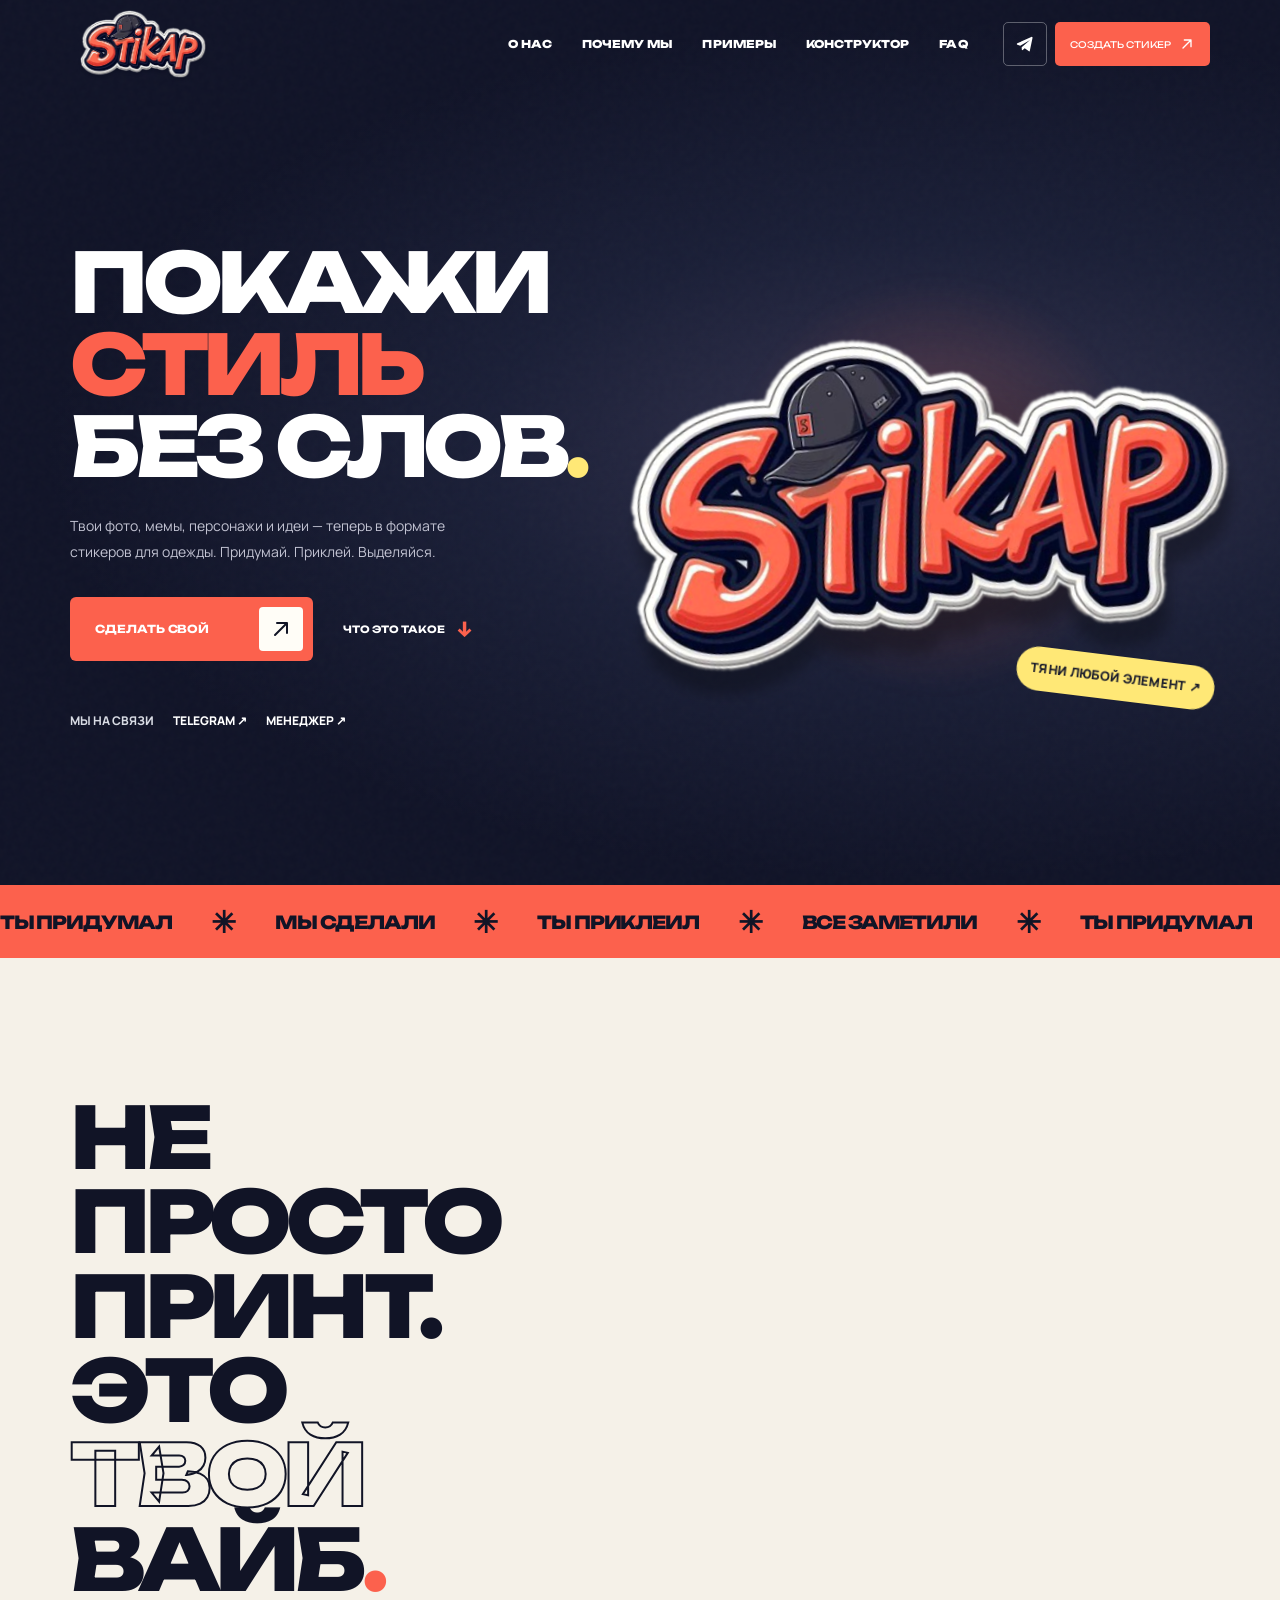
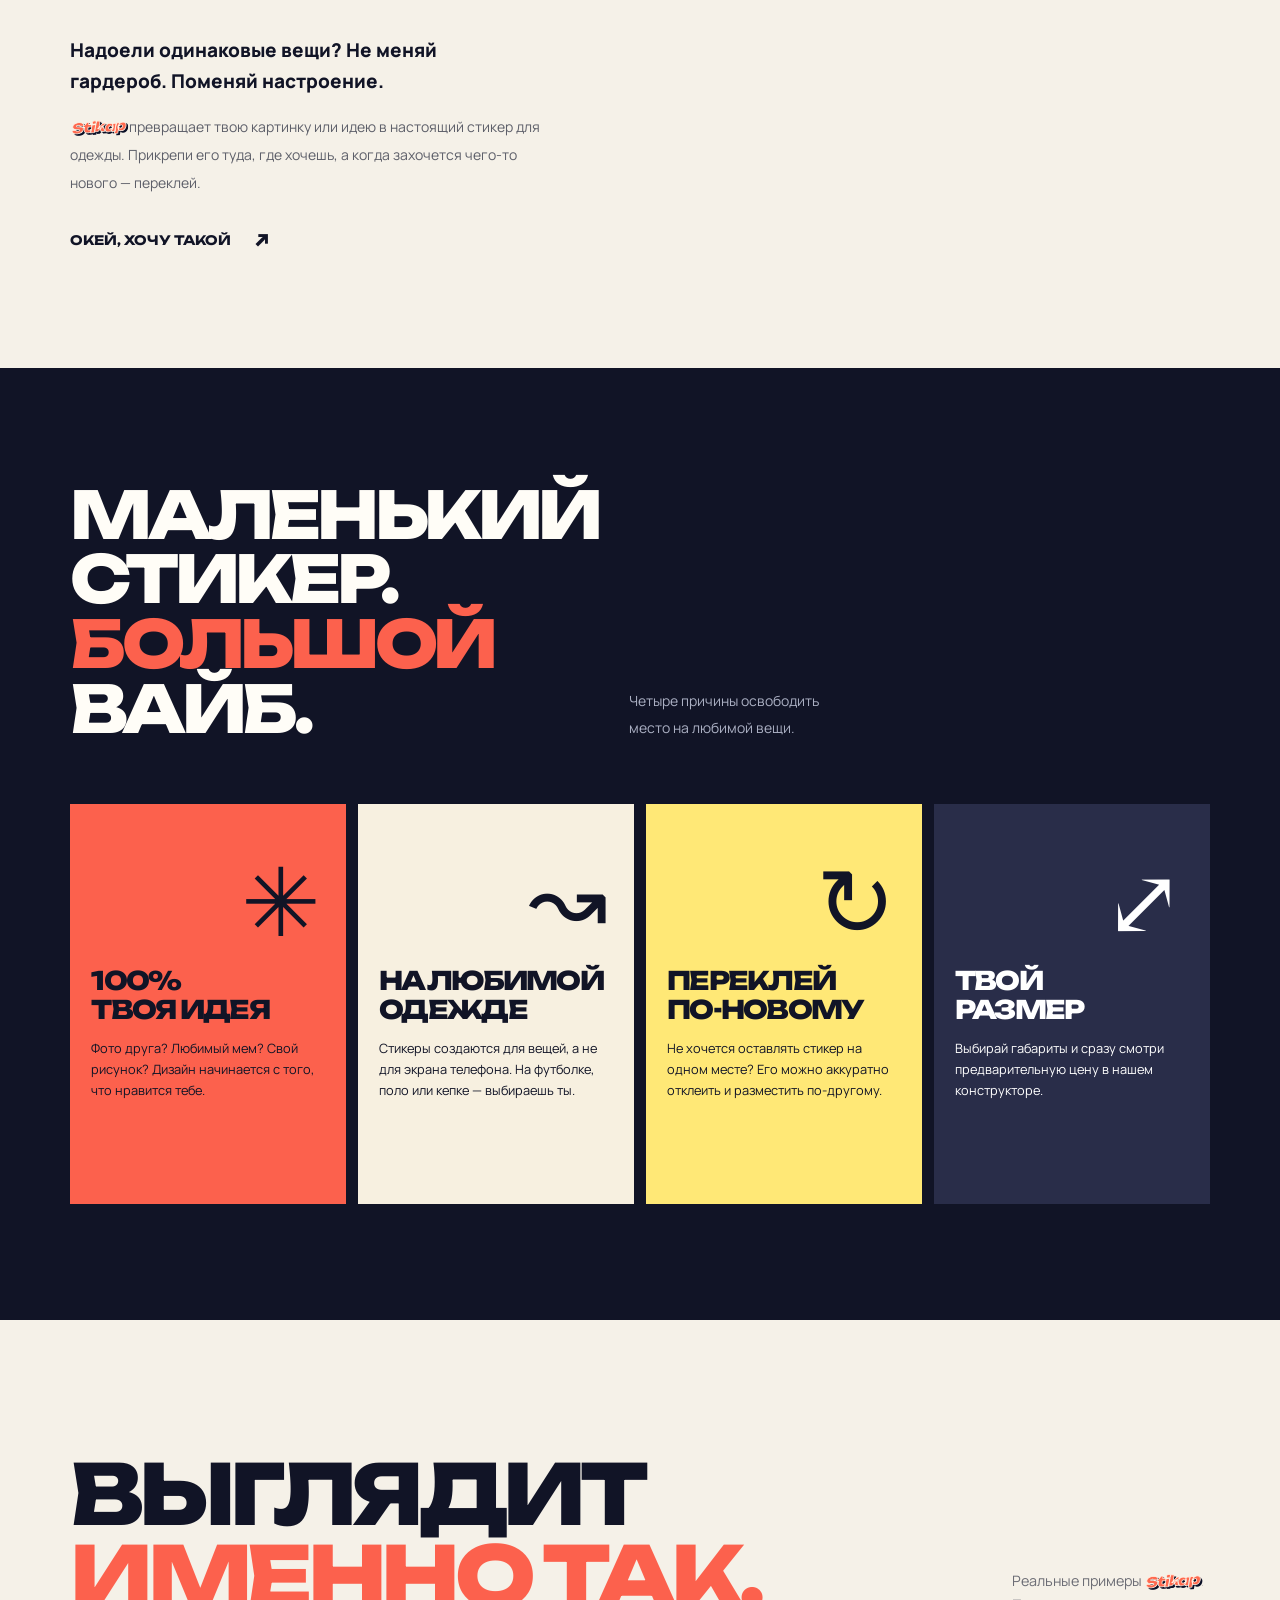
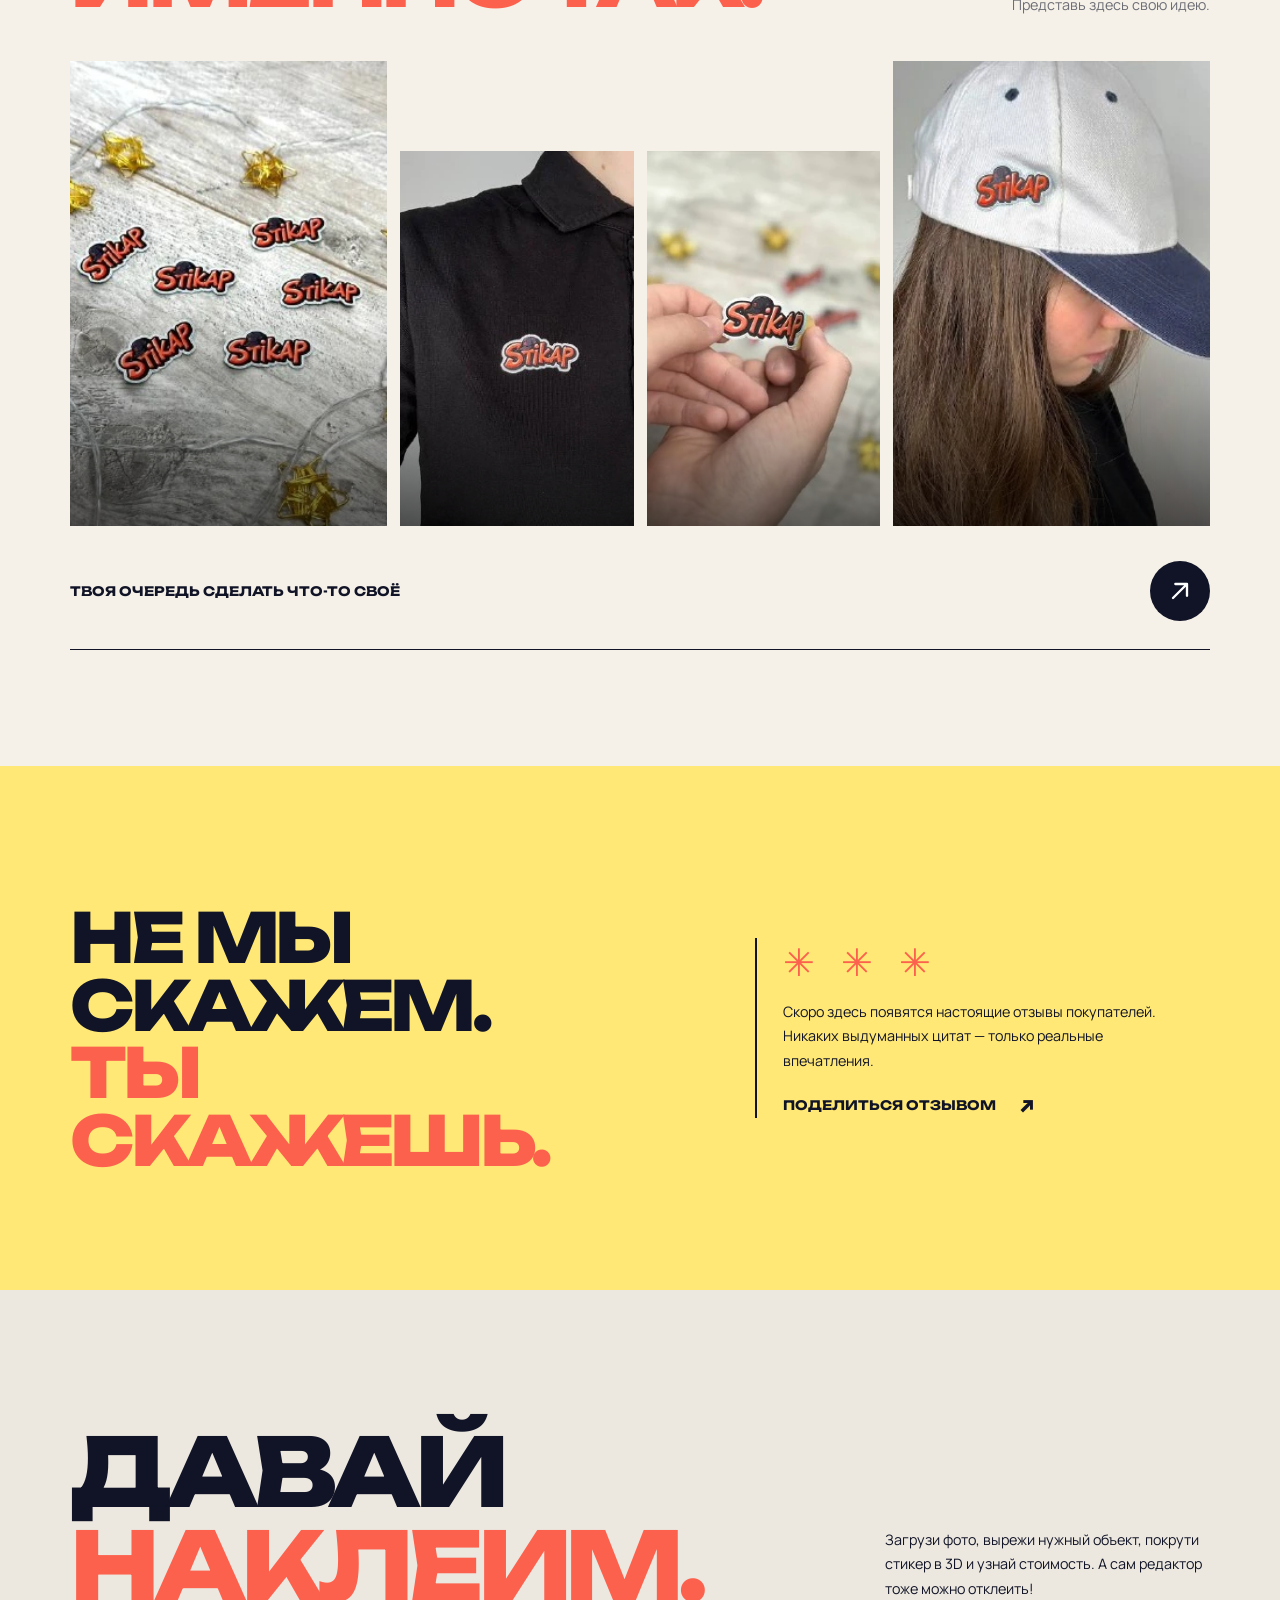
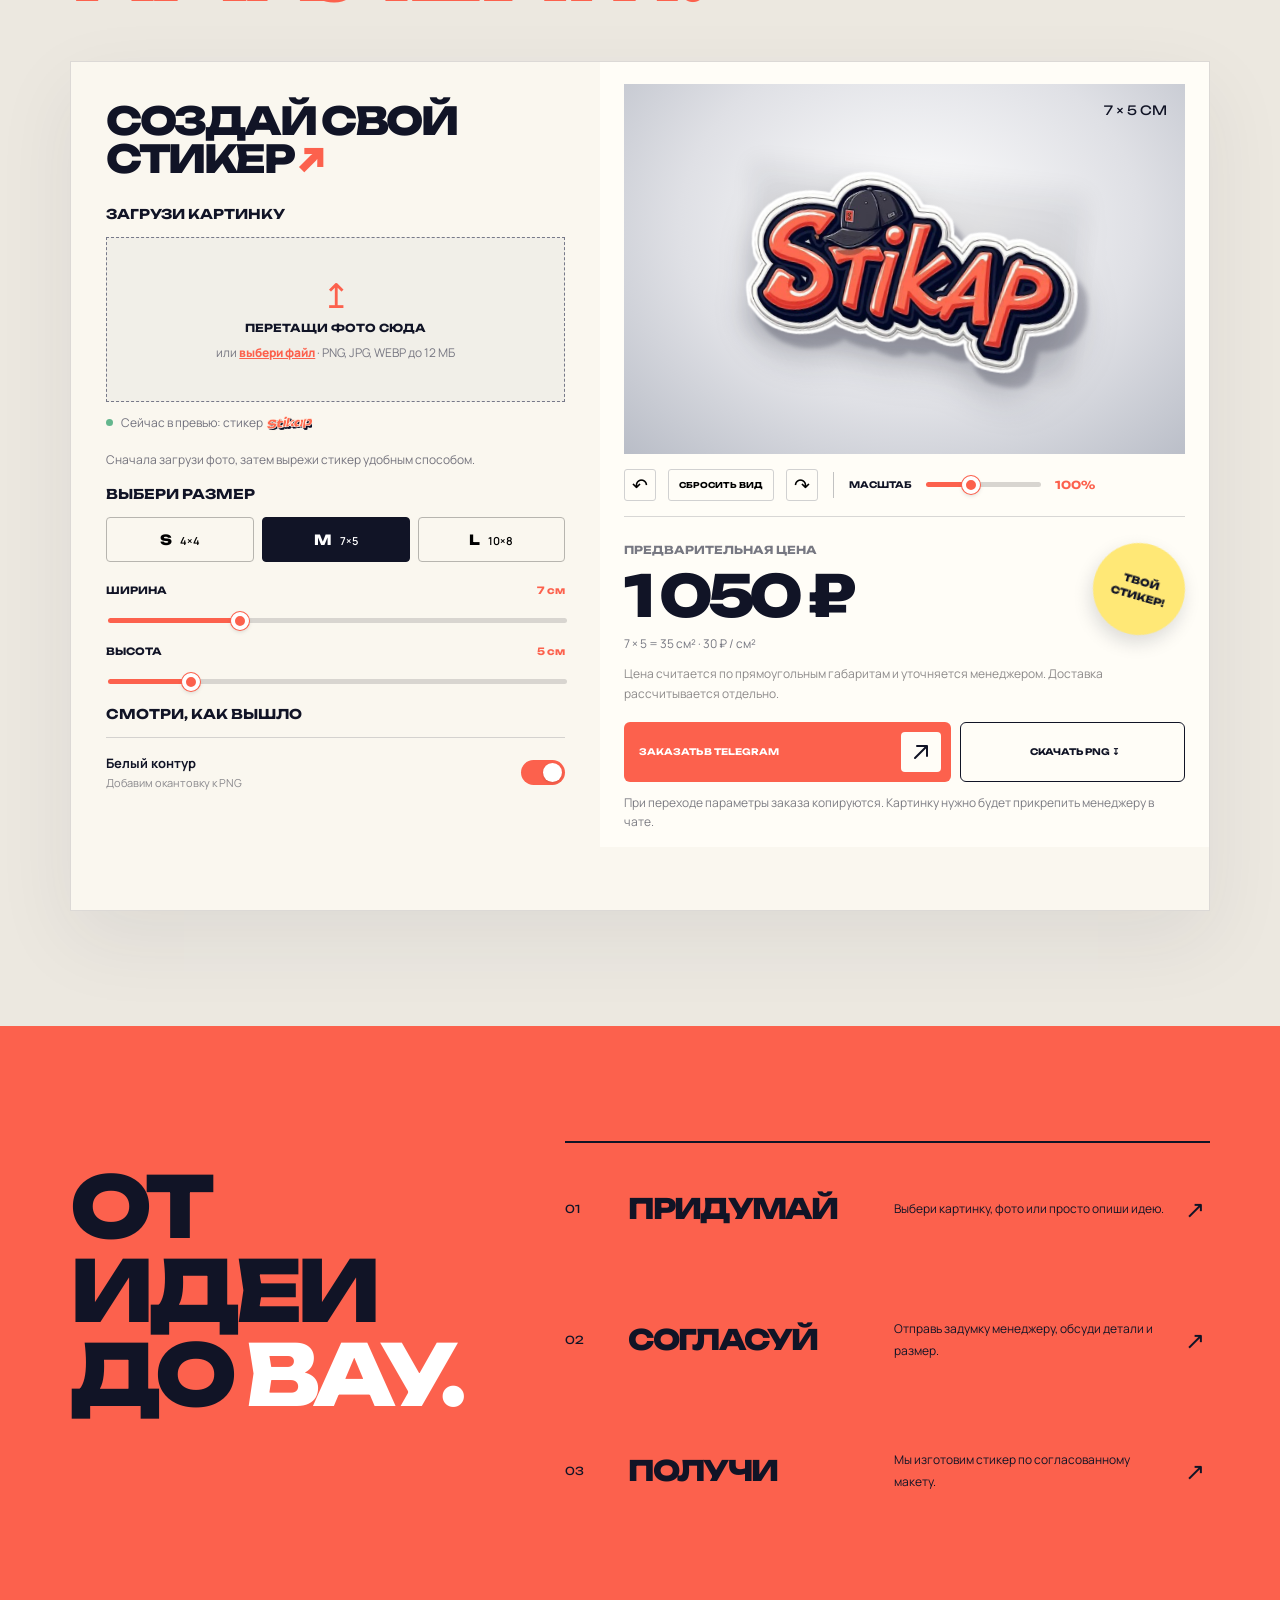
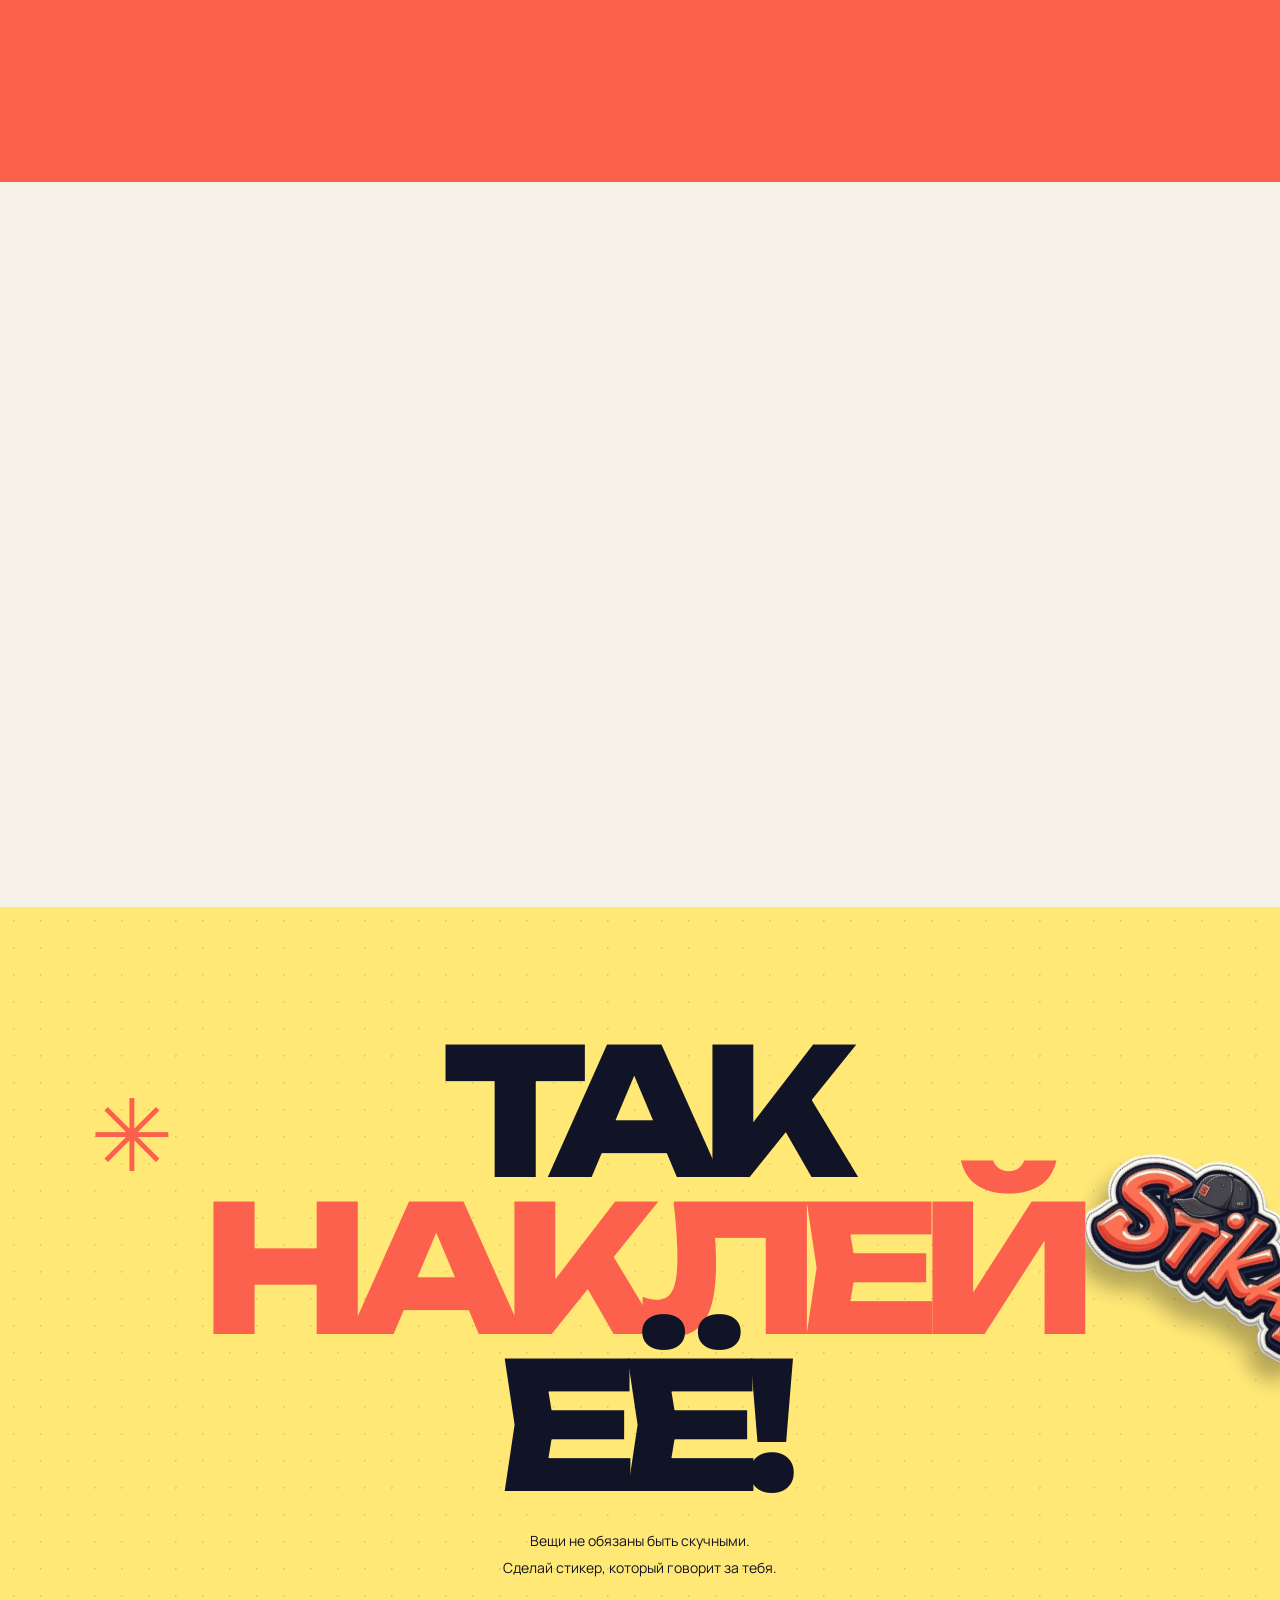
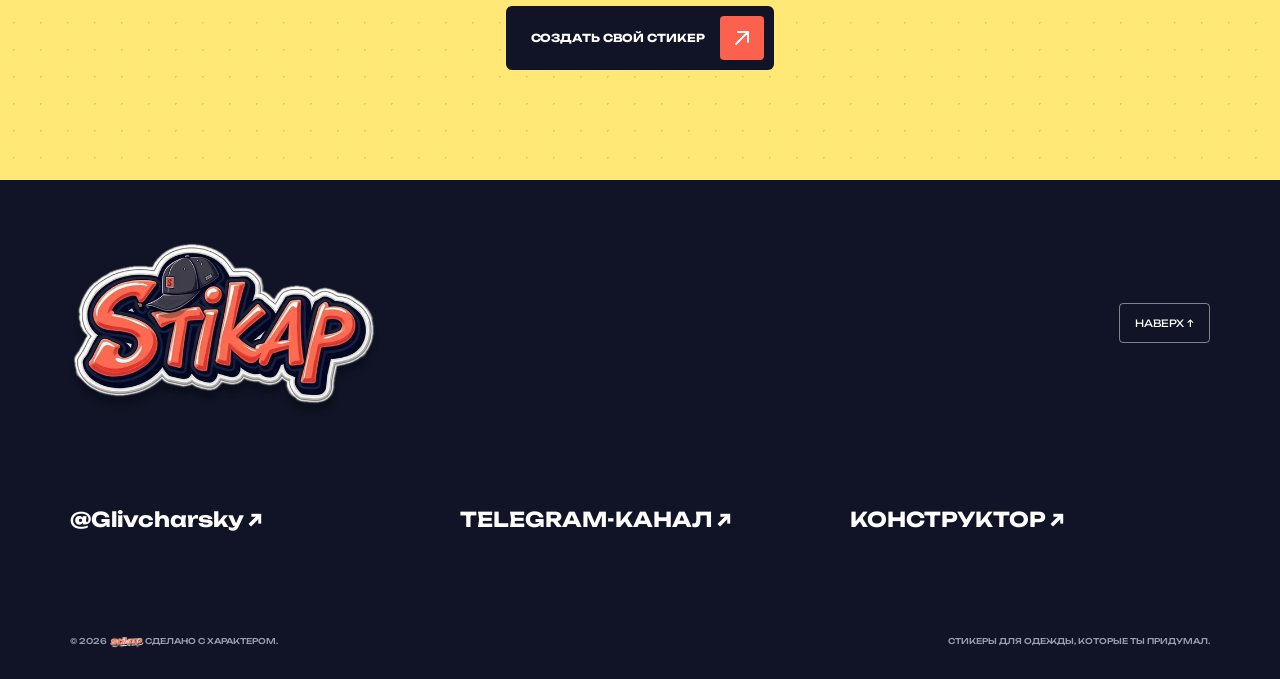
<file: stikap-site/index.html>
<!doctype html>
<html lang="ru">
<head>
  <meta charset="utf-8">
  <meta name="viewport" content="width=device-width,initial-scale=1,viewport-fit=cover">
  <meta name="theme-color" content="#101327">
  <meta name="description" content="Stikap — стикеры на заказ для одежды. Загрузи фото, придумай свой дизайн, посмотри превью и рассчитай стоимость онлайн.">
  <meta property="og:type" content="website">
  <meta property="og:title" content="Stikap — покажи стиль без слов">
  <meta property="og:description" content="Стикеры для одежды по твоей идее. Создай свой в конструкторе!">
  <meta property="og:image" content="assets/stikap-logo.png">
  <link rel="icon" href="favicon.svg" type="image/svg+xml">
  <link rel="preconnect" href="https://fonts.googleapis.com">
  <link rel="preconnect" href="https://fonts.gstatic.com" crossorigin>
  <link href="https://fonts.googleapis.com/css2?family=Manrope:wght@400;500;600;700;800&family=Unbounded:wght@400;500;600;700;800;900&display=swap" rel="stylesheet">
  <link rel="stylesheet" href="styles.css?v=7">
  <title>Stikap — покажи стиль без слов</title>
  <script type="application/ld+json">{"@context":"https://schema.org","@type":"Organization","name":"Stikap","description":"Стикеры на заказ для одежды","sameAs":["https://t.me/Stikaaapp"],"contactPoint":{"@type":"ContactPoint","contactType":"customer service","url":"https://t.me/Glivcharsky"}}</script>
</head>
<body>
  <svg aria-hidden="true" class="sprite" xmlns="http://www.w3.org/2000/svg">
    <symbol id="icon-arrow" viewBox="0 0 24 24"><path d="M5 12h14m-6-6 6 6-6 6" fill="none" stroke="currentColor" stroke-width="2" stroke-linecap="round" stroke-linejoin="round"/></symbol>
    <symbol id="icon-arrow-up" viewBox="0 0 24 24"><path d="m6 18 12-12M8 6h10v10" fill="none" stroke="currentColor" stroke-width="2" stroke-linecap="round" stroke-linejoin="round"/></symbol>
    <symbol id="icon-tg" viewBox="0 0 24 24"><path d="M21 4.7 17.8 20a.9.9 0 0 1-1.45.53l-4.7-3.5-2.4 2.3c-.4.38-1.05.12-1.08-.43l-.17-3.1L18.1 7.3 6.3 14l-3.44-1.1a.9.9 0 0 1-.03-1.72L19.5 3.5A1.05 1.05 0 0 1 21 4.7Z" fill="currentColor"/></symbol>
    <symbol id="icon-spark" viewBox="0 0 100 100"><path d="M50 0 61 36 100 50 61 61 50 100 39 61 0 50 39 36Z" fill="currentColor"/></symbol>
    <symbol id="icon-plus" viewBox="0 0 24 24"><path d="M12 5v14M5 12h14" fill="none" stroke="currentColor" stroke-width="2" stroke-linecap="round"/></symbol>
  </svg>

  <!-- The entire page first looks like the backing paper of a sticker. -->
  <div class="intro" id="intro">
    <div class="intro-paper">
      <div class="intro-grid"></div>
      <div class="intro-content">
        <span class="intro-small">ВАШ СТИЛЬ ЗАГРУЖАЕТСЯ...</span>
        <img class="intro-logo" src="assets/stikap-logo.webp" alt="" fetchpriority="high">
        <span class="intro-caption">СНИМАЕМ ЗАЩИТНЫЙ СЛОЙ <span>↗</span></span>
      </div>
      <span class="paper-peel" aria-hidden="true"></span>
    </div>
    <button class="intro-skip" id="introSkip" type="button" aria-label="Пропустить анимацию">ПРОПУСТИТЬ ↗</button>
  </div>

  <header class="site-header" id="siteHeader">
    <a href="#top" class="header-wordmark" aria-label="Stikap — на главную"><img src="assets/stikap-logo.webp" alt="Stikap"></a>
    <nav class="primary-nav" id="primaryNav" aria-label="Навигация по сайту">
      <a href="#about">О НАС</a>
      <a href="#advantages">ПОЧЕМУ МЫ</a>
      <a href="#gallery">ПРИМЕРЫ</a>
      <a href="#constructor">КОНСТРУКТОР</a>
      <a href="#faq">FAQ</a>
    </nav>
    <div class="header-actions">
      <a class="header-social" href="https://t.me/Stikaaapp" target="_blank" rel="noopener noreferrer" aria-label="Наш Telegram-канал"><svg><use href="#icon-tg"/></svg></a>
      <a class="header-order" href="#constructor">СОЗДАТЬ СТИКЕР <svg><use href="#icon-arrow-up"/></svg></a>
      <button class="menu-toggle" id="menuToggle" type="button" aria-controls="primaryNav" aria-expanded="false" aria-label="Открыть меню"><span></span><span></span></button>
    </div>
  </header>

  <main id="top">
    <section class="hero" aria-labelledby="hero-title">
      <div class="hero-orbit hero-orbit-one" aria-hidden="true"></div>
      <div class="hero-orbit hero-orbit-two" aria-hidden="true"></div>
      <div class="hero-noise" aria-hidden="true"></div>
      <div class="hero-topline"><span class="status-dot"></span> СТИКЕРЫ С ХАРАКТЕРОМ <span class="topline-right">01 / ТВОЯ ИДЕЯ — НАША РАБОТА</span></div>
      <div class="hero-main">
        <div class="hero-text" data-reveal>
          <div class="tiny-label"><svg><use href="#icon-spark"/></svg> НЕ КАК У ВСЕХ</div>
          <h1 id="hero-title">ПОКАЖИ<br><em>СТИЛЬ</em><br>БЕЗ СЛОВ<span class="hero-dot">.</span></h1>
          <p>Твои фото, мемы, персонажи и идеи — теперь в формате стикеров для одежды. Придумай. Приклей. Выделяйся.</p>
          <div class="hero-cta-group">
            <a href="#constructor" class="btn btn-orange">СДЕЛАТЬ СВОЙ <span class="btn-icon"><svg><use href="#icon-arrow-up"/></svg></span></a>
            <a href="#about" class="text-link">ЧТО ЭТО ТАКОЕ <span>↓</span></a>
          </div>
          <div class="hero-social-line">МЫ НА СВЯЗИ <span class="hero-social-rule"></span> <a href="https://t.me/Stikaaapp" target="_blank" rel="noopener noreferrer">TELEGRAM ↗</a> <a href="https://t.me/Glivcharsky" target="_blank" rel="noopener noreferrer">МЕНЕДЖЕР ↗</a></div>
        </div>
        <div class="hero-visual" aria-label="Перетаскиваемый фирменный стикер Stikap">
          <div class="hero-halo" aria-hidden="true"></div>
          
          <svg class="hero-star hero-star-one" aria-hidden="true"><use href="#icon-spark"/></svg>
          <svg class="hero-star hero-star-two" aria-hidden="true"><use href="#icon-spark"/></svg>
          <div class="sticker-home" id="stickerHome">
            <div class="hero-sticker" id="heroSticker" role="button" tabindex="0" aria-label="Перетащи логотип Stikap в другое место страницы">
              <span class="sticker-shadow" aria-hidden="true"></span><img src="assets/stikap-logo.webp" alt="Большая наклейка Stikap" draggable="false"><span class="sticker-curl" aria-hidden="true"></span>
            </div>
          </div>
          <div class="drag-hint">ТЯНИ ЛЮБОЙ ЭЛЕМЕНТ ↗</div>
          
          
        </div>
      </div>
      <div class="hero-footer"><span>НЕ ПРОСТО НАКЛЕЙКА. ЧАСТЬ ТВОЕГО СТИЛЯ.</span><span class="hero-scroll">ЛИСТАЙ ВНИЗ <span>↓</span></span><span>EST. В ТВОЁМ ГАРДЕРОБЕ</span></div>
    </section>

    <div class="ticker" aria-hidden="true"><div class="ticker-track"><span>ТЫ ПРИДУМАЛ</span><b>✳</b><span>МЫ СДЕЛАЛИ</span><b>✳</b><span>ТЫ ПРИКЛЕИЛ</span><b>✳</b><span>ВСЕ ЗАМЕТИЛИ</span><b>✳</b><span>ТЫ ПРИДУМАЛ</span><b>✳</b><span>МЫ СДЕЛАЛИ</span><b>✳</b><span>ТЫ ПРИКЛЕИЛ</span><b>✳</b><span>ВСЕ ЗАМЕТИЛИ</span><b>✳</b></div></div>

    <section class="about section-pad" id="about" aria-labelledby="about-title">
      <div class="section-head" data-reveal><span class="section-index">[ 01 / ЧТО ТАКОЕ STIKAP ]</span><span class="eyebrow-line"></span><span class="side-note">САМОЕ ВАЖНОЕ — ТЫ</span></div>
      <div class="about-grid">
        <div class="about-copy" data-reveal>
          <h2 class="display-heading" id="about-title">НЕ ПРОСТО<br><span>ПРИНТ.</span><br>ЭТО <span class="serif-outline">ТВОЙ</span><br>ВАЙБ<span class="orange-period">.</span></h2>
          <p class="lead">Надоели одинаковые вещи? Не меняй гардероб. Поменяй настроение.</p>
          <p class="body-text">Stikap превращает твою картинку или идею в настоящий стикер для одежды. Прикрепи его туда, где хочешь, а когда захочется чего-то нового — переклей.</p>
          <a class="inline-arrow" href="#constructor">ОКЕЙ, ХОЧУ ТАКОЙ <span>↗</span></a>
        </div>
        <div class="about-photos" data-reveal>
          <figure class="photo-card photo-one"><img src="assets/sticker-cap.webp" loading="lazy" alt="Нашивка-стикер Stikap на белой кепке"><figcaption>НА КЕПКЕ? ЛЕГКО. ↗</figcaption></figure>
          <figure class="photo-card photo-two"><img src="assets/sticker-polo.webp" loading="lazy" alt="Стикер Stikap на чёрном поло"><figcaption>НА ПОЛО? ДА. ↗</figcaption></figure>
          <span class="about-scribble" aria-hidden="true">↝</span>
          <span class="image-cross" aria-hidden="true">✳</span>
        </div>
      </div>
    </section>

    <section class="benefits section-pad" id="advantages" aria-labelledby="benefits-title">
      <div class="benefits-top" data-reveal><span class="section-index">[ 02 / ПОЧЕМУ STIKAP ]</span><h2 id="benefits-title">МАЛЕНЬКИЙ<br>СТИКЕР.<br><span>БОЛЬШОЙ</span> ВАЙБ.</h2><p>Четыре причины освободить место на любимой вещи.</p></div>
      <div class="benefit-grid">
        <article class="benefit-card benefit-coral" data-reveal><span class="benefit-number">01 /</span><div class="benefit-icon" aria-hidden="true">✳</div><h3>100%<br>ТВОЯ ИДЕЯ</h3><p>Фото друга? Любимый мем? Свой рисунок? Дизайн начинается с того, что нравится тебе.</p><span class="benefit-tag">НИКАКИХ ШАБЛОНОВ</span></article>
        <article class="benefit-card benefit-cream" data-reveal><span class="benefit-number">02 /</span><div class="benefit-icon benefit-rotate" aria-hidden="true">↝</div><h3>НА ЛЮБИМОЙ<br>ОДЕЖДЕ</h3><p>Стикеры создаются для вещей, а не для экрана телефона. На футболке, поло или кепке — выбираешь ты.</p><span class="benefit-tag">НОСИ С СОБОЙ</span></article>
        <article class="benefit-card benefit-yellow" data-reveal><span class="benefit-number">03 /</span><div class="benefit-icon" aria-hidden="true">↻</div><h3>ПЕРЕКЛЕЙ<br>ПО-НОВОМУ</h3><p>Не хочется оставлять стикер на одном месте? Его можно аккуратно отклеить и разместить по-другому.</p><span class="benefit-tag">МЕНЯЙ ПРАВИЛА</span></article>
        <article class="benefit-card benefit-dark" data-reveal><span class="benefit-number">04 /</span><div class="benefit-icon" aria-hidden="true">⤢</div><h3>ТВОЙ<br>РАЗМЕР</h3><p>Выбирай габариты и сразу смотри предварительную цену в нашем конструкторе.</p><span class="benefit-tag">ОТ 30 ₽ / СМ²</span></article>
      </div>
    </section>

    <section class="gallery section-pad" id="gallery" aria-labelledby="gallery-title">
      <div class="gallery-head" data-reveal><div><span class="section-index">[ 03 / ВЖИВУЮ ]</span><h2 id="gallery-title">ВЫГЛЯДИТ<br><span>ИМЕННО ТАК.</span></h2></div><p>Реальные примеры Stikap.<br>Представь здесь свою идею.</p></div>
      <div class="gallery-grid">
        <figure class="gallery-card gallery-tall" data-reveal><img src="assets/sticker-set.webp" loading="lazy" alt="Несколько фирменных стикеров Stikap на поверхности"><figcaption><span>01 / КОЛЛЕКЦИЯ</span><span>↗</span></figcaption></figure>
        <figure class="gallery-card gallery-short" data-reveal><img src="assets/sticker-polo.webp" loading="lazy" alt="Фирменный стикер на чёрной футболке поло"><figcaption><span>02 / ТВОЯ ФУТБОЛКА</span><span>↗</span></figcaption></figure>
        <figure class="gallery-card gallery-short" data-reveal><img src="assets/sticker-hands.webp" loading="lazy" alt="Стикер Stikap в руках крупным планом"><figcaption><span>03 / ДЕТАЛИ</span><span>↗</span></figcaption></figure>
        <figure class="gallery-card gallery-tall" data-reveal><img src="assets/sticker-cap.webp" loading="lazy" alt="Фирменный стикер на светлой кепке"><figcaption><span>04 / ЛЮБИМАЯ КЕПКА</span><span>↗</span></figcaption></figure>
      </div>
      <div class="gallery-bottom" data-reveal><span>ТВОЯ ОЧЕРЕДЬ СДЕЛАТЬ ЧТО-ТО СВОЁ</span><a href="#constructor" class="circle-arrow" aria-label="Перейти к конструктору"><svg><use href="#icon-arrow-up"/></svg></a></div>
    </section>

    <section class="reviews section-pad" id="reviews" aria-labelledby="reviews-title">
      <div class="reviews-layout" data-reveal>
        <div><span class="section-index">[ 04 / ВАШИ ИСТОРИИ ]</span><h2 id="reviews-title">НЕ МЫ СКАЖЕМ.<br><span>ТЫ СКАЖЕШЬ.</span></h2></div>
        <div class="review-coming"><div class="review-stars" aria-label="Место для будущих отзывов">✳ ✳ ✳</div><p>Скоро здесь появятся настоящие отзывы покупателей. Никаких выдуманных цитат — только реальные впечатления.</p><a href="https://t.me/Glivcharsky" target="_blank" rel="noopener noreferrer" class="inline-arrow">ПОДЕЛИТЬСЯ ОТЗЫВОМ <span>↗</span></a></div>
      </div>
      <div class="review-stamp" aria-hidden="true">REAL PEOPLE<br>REAL STYLE ✳</div>
    </section>

    <section class="constructor-section section-pad" id="constructor" aria-labelledby="constructor-title">
      <div class="constructor-heading" data-reveal><span class="section-index">[ 05 / ТВОЯ ТВОРЧЕСКАЯ ЗОНА ]</span><div class="constructor-title-row"><h2 id="constructor-title">ДАВАЙ<br><span>НАКЛЕИМ.</span></h2><p>Загрузи фото, вырежи нужный объект, покрути стикер в 3D и узнай стоимость. А сам редактор тоже можно отклеить!</p></div></div>
      <div class="builder" id="builder" data-reveal>
        <div class="builder-controls">
          <div class="builder-panel-head"><span class="builder-badge">STIKAP LAB / BETA</span><span class="builder-step">01 — 04</span></div>
          <h3>СОЗДАЙ СВОЙ<br>СТИКЕР <span>↗</span></h3>
          <div class="field-title"><span class="field-index">01</span><span>ЗАГРУЗИ КАРТИНКУ</span></div>
          <div class="upload-zone" id="uploadZone" role="button" tabindex="0" aria-label="Загрузить изображение для стикера">
            <input type="file" id="fileInput" accept="image/png,image/jpeg,image/webp" hidden>
            <div class="upload-sign" aria-hidden="true">↥</div>
            <strong id="uploadHeading">ПЕРЕТАЩИ ФОТО СЮДА</strong>
            <span>или <span class="upload-link">выбери файл</span> · PNG, JPG, WEBP до 12 МБ</span>
          </div>
          <div class="file-status" id="fileStatus"><span class="file-status-dot"></span><span id="fileName">Сейчас в превью: стикер Stikap</span><button type="button" id="resetImage" class="reset-file" hidden>СБРОСИТЬ</button></div>
          <div class="cutout-editor" id="cutoutEditor" hidden>
            <div class="cutout-intro"><strong>ВЫРЕЖИ СВОЙ СТИКЕР</strong><p>Выдели, что останется на наклейке. Остальное станет прозрачным.</p></div>
            <div class="cutout-modes" role="group" aria-label="Способ вырезания">
              <button type="button" class="cut-mode active" data-cutmode="person">✦ ИИ: ЧЕЛОВЕК</button>
              <button type="button" class="cut-mode" data-cutmode="refine" id="cutRefineMode" hidden>✎ ПОДПРАВИТЬ</button>
              <button type="button" class="cut-mode" data-cutmode="points">⬡ ПО ТОЧКАМ</button>
              <button type="button" class="cut-mode" data-cutmode="free">〰 ОТ РУКИ</button>
              <button type="button" class="cut-mode" data-cutmode="background">◌ ПРОСТОЙ ФОН</button>
            </div>
            <div class="cutout-board" id="cutoutBoard">
              <canvas id="cutoutCanvas" aria-label="Редактор контура. При режиме точек отмечай вершины, при свободном режиме обведи объект пальцем или мышью."></canvas>
              <div class="cutout-busy" id="cutoutBusy" hidden><span class="busy-spinner"></span><strong>ИИ ВЫРЕЗАЕТ ОБЪЕКТ…</strong><span>Первое использование: загрузка модели. Работает на твоём устройстве.</span></div>
              <div class="cutout-brush-cursor" id="cutBrushCursor" aria-hidden="true" hidden></div>
            </div>
            <div class="cutout-brush-tools" id="cutBrushTools" hidden>
              <div class="cutout-brush-heading"><strong>ПОПРАВЬ КРАЯ</strong><span>Оранжевое будет удалено</span></div>
              <div class="cutout-brush-row" role="group" aria-label="Редактирование выделения">
                <button type="button" class="brush-action active" id="brushAdd" aria-pressed="true">＋ ВЕРНУТЬ</button>
                <button type="button" class="brush-action" id="brushErase" aria-pressed="false">－ СТЕРЕТЬ</button>
                <button type="button" class="brush-action" id="cutPreviewToggle" aria-pressed="false">◉ РЕЗУЛЬТАТ</button>
              </div>
              <div class="cutout-brush-size"><label for="brushSize">РАЗМЕР КИСТИ</label><input type="range" id="brushSize" min="6" max="120" value="32" step="2"><output id="brushSizeOutput">32 px</output></div>
              <p class="cutout-brush-note">Проведи кистью по фото, чтобы вернуть недостающий участок или удалить лишний. Работает мышью и пальцем.</p>
            </div>
            <p class="cutout-guide" id="cutoutGuide" role="status">ИИ попробует выделить человека автоматически. Если нужно, поправь края кистью.</p>
            <div class="cutout-ops">
              <button type="button" id="cutUndo" class="cut-secondary">↶ НАЗАД</button>
              <button type="button" id="cutRedo" class="cut-secondary" disabled>↷ ВПЕРЁД</button>
              <button type="button" id="cutClear" class="cut-secondary">СБРОСИТЬ КОНТУР</button>
              <button type="button" id="cutApply" class="cut-apply">ВЫРЕЗАТЬ ЧЕЛОВЕКА ↗</button>
            </div>
            <p class="cutout-warning" id="cutoutWarning">ИИ выделяет только людей и не всегда точно обрабатывает волосы. При первой обработке нужна сеть для модели; фото остаётся в браузере. Точки, рисование и кисть работают без сети.</p>
          </div>
          <div class="cutout-result" id="cutoutResult" hidden><span>✓ КОНТУР ГОТОВ</span><button type="button" id="editCutout">✎ ИЗМЕНИТЬ ВЫРЕЗАНИЕ</button></div>
          <p class="builder-hint" id="processingHint">Сначала загрузи фото, затем вырежи стикер удобным способом.</p>
          <div class="field-title spacer-top"><span class="field-index">03</span><span>ВЫБЕРИ РАЗМЕР</span></div>
          <div class="size-preset-row" role="group" aria-label="Готовые размеры"><button type="button" class="size-preset" data-width="4" data-height="4">S <small>4×4</small></button><button type="button" class="size-preset active" data-width="7" data-height="5">M <small>7×5</small></button><button type="button" class="size-preset" data-width="10" data-height="8">L <small>10×8</small></button></div>
          <div class="slider-field"><div class="slider-heading"><label for="widthRange">ШИРИНА</label><output id="widthOutput" for="widthRange">7 см</output></div><input id="widthRange" type="range" min="2" max="20" value="7" step="1"></div>
          <div class="slider-field"><div class="slider-heading"><label for="heightRange">ВЫСОТА</label><output id="heightOutput" for="heightRange">5 см</output></div><input id="heightRange" type="range" min="2" max="20" value="5" step="1"></div>
          <div class="field-title spacer-top"><span class="field-index">04</span><span>СМОТРИ, КАК ВЫШЛО</span></div>
          <label class="switch-row switch-row-last" for="showOutline"><span><strong>Белый контур</strong><small>Добавим окантовку к PNG</small></span><span class="switch"><input type="checkbox" id="showOutline" checked><span class="switch-track"></span></span></label>
        </div>
        <div class="builder-preview-area">
          <div class="preview-topbar"><span>LIVE 3D PREVIEW <span class="preview-live-dot">●</span></span><span>DRAG TO ROTATE ↗</span></div>
          <div class="preview-stage" id="previewStage" role="group" aria-label="Вращаемый трёхмерный предпросмотр стикера. Потяни для поворота.">
            <div class="preview-grid" aria-hidden="true"></div>
            <div class="preview-cross preview-cross-tl">+</div><div class="preview-cross preview-cross-br">+</div>
            <span class="preview-orbit" aria-hidden="true"></span>
            <div class="preview-perspective"><div class="preview-object" id="previewObject"><img id="previewImage" src="assets/stikap-logo.webp" alt="Предпросмотр наклейки с вашим дизайном" draggable="false"></div></div>
            <div class="preview-corner-tip">↔ КРУТИ МЫШЬЮ<br>ИЛИ ПАЛЬЦЕМ</div>
            <div class="preview-corner-size" id="previewSize">7 × 5 CM</div>
          </div>
          <div class="preview-toolbar"><button type="button" id="rotateLeft" class="small-tool" aria-label="Повернуть стикер влево">↶</button><button type="button" id="resetRotation" class="small-tool text-tool" aria-label="Вернуть начальное положение">СБРОСИТЬ ВИД</button><button type="button" id="rotateRight" class="small-tool" aria-label="Повернуть стикер вправо">↷</button><span class="toolbar-separator"></span><label for="zoomRange" class="zoom-label">МАСШТАБ</label><input type="range" id="zoomRange" min="65" max="160" value="100" step="5" aria-label="Масштаб предпросмотра"><output id="zoomOutput">100%</output></div>
          <div class="price-panel"><div><span class="price-caption">ПРЕДВАРИТЕЛЬНАЯ ЦЕНА</span><strong class="price-total" id="priceTotal">1 050 ₽</strong><span class="price-formula" id="priceFormula">7 × 5 = 35 см² · 30 ₽ / см²</span></div><span class="price-burst">ТВОЙ<br>СТИКЕР!</span></div>
          <p class="price-disclaimer">Цена считается по прямоугольным габаритам и уточняется менеджером. Доставка рассчитывается отдельно.</p>
          <div class="builder-buttons"><button type="button" id="orderButton" class="btn btn-orange btn-order">ЗАКАЗАТЬ В TELEGRAM <span class="btn-icon"><svg><use href="#icon-arrow-up"/></svg></span></button><button type="button" id="savePreview" class="btn btn-outline">СКАЧАТЬ PNG ↧</button></div>
          <p class="order-note">При переходе параметры заказа копируются. Картинку нужно будет прикрепить менеджеру в чате.</p>
        </div>
      </div>
    </section>

    <section class="how section-pad" aria-labelledby="how-title"><div class="how-intro" data-reveal><span class="section-index">[ 06 / ПРОСТОЙ ПЛАН ]</span><h2 id="how-title">ОТ ИДЕИ<br>ДО <span>ВАУ.</span></h2></div><div class="how-list"><div class="how-row" data-reveal><span>01</span><h3>ПРИДУМАЙ</h3><p>Выбери картинку, фото или просто опиши идею.</p><strong>↗</strong></div><div class="how-row" data-reveal><span>02</span><h3>СОГЛАСУЙ</h3><p>Отправь задумку менеджеру, обсуди детали и размер.</p><strong>↗</strong></div><div class="how-row" data-reveal><span>03</span><h3>ПОЛУЧИ</h3><p>Мы изготовим стикер по согласованному макету.</p><strong>↗</strong></div><div class="how-row" data-reveal><span>04</span><h3>ПРИКЛЕЙ</h3><p>Добавь свой акцент на любимую вещь.</p><strong>↗</strong></div></div></section>

    <section class="faq section-pad" id="faq" aria-labelledby="faq-title"><div class="faq-left" data-reveal><span class="section-index">[ 07 / ЕСЛИ ЧТО-ТО НЕЯСНО ]</span><h2 id="faq-title">ВОПРОСЫ?<br><span>ЕСТЬ ОТВЕТЫ.</span></h2><p>Не нашёл ответ? Просто напиши нам — поможем разобраться.</p><a class="inline-arrow" href="https://t.me/Glivcharsky" target="_blank" rel="noopener noreferrer">СПРОСИТЬ МЕНЕДЖЕРА <span>↗</span></a></div><div class="faq-list" data-reveal><details><summary>МОЖНО СДЕЛАТЬ СТИКЕР ПО МОЕМУ ФОТО? <span>+</span></summary><p>Да. Пришли фото, иллюстрацию или опиши задумку менеджеру. Поможем подготовить макет.</p></details><details><summary>СТИКЕР МОЖНО ПЕРЕКЛЕИВАТЬ? <span>+</span></summary><p>Да, это одна из особенностей стикеров Stikap. Аккуратно отклеивай и переноси. Результат зависит от материала одежды и условий использования.</p></details><details><summary>КАК ПОСЧИТАТЬ СТОИМОСТЬ? <span>+</span></summary><p>В конструкторе укажи ширину и высоту в сантиметрах. Ориентировочная цена — 30 ₽ за 1 см²: ширина × высота × 30. Финальную стоимость уточнит менеджер.</p></details><details><summary>МОЖНО ЗАКАЗАТЬ НЕСКОЛЬКО СТИКЕРОВ? <span>+</span></summary><p>Расскажи менеджеру, сколько стикеров тебе нужно: обсудим детали индивидуально.</p></details><details><summary>А КАК НАСЧЁТ ДОСТАВКИ? <span>+</span></summary><p>Способы, стоимость и сроки доставки уточняются при оформлении заказа в Telegram.</p></details></div></section>

    <section class="final-cta" aria-labelledby="final-title"><div class="final-scatter" aria-hidden="true">✳</div><span class="final-kicker">ТВОЯ ИДЕЯ УЖЕ ЗДЕСЬ?</span><h2 id="final-title">ТАК<br><em>НАКЛЕЙ</em><br>ЕЁ!</h2><p>Вещи не обязаны быть скучными.<br>Сделай стикер, который говорит за тебя.</p><a href="#constructor" class="btn btn-dark">СОЗДАТЬ СВОЙ СТИКЕР <span class="btn-icon"><svg><use href="#icon-arrow-up"/></svg></span></a><div class="final-deco" aria-hidden="true"><img src="assets/stikap-logo.webp" alt=""></div></section>
  </main>

  <footer class="footer" id="contacts"><div class="footer-top"><a href="#top" class="footer-logo" aria-label="Stikap — наверх"><img src="assets/stikap-logo.webp" alt="Stikap"></a><span>ПОКАЖИ СТИЛЬ БЕЗ СЛОВ.</span><a href="#top" class="back-to-top">НАВЕРХ ↑</a></div><div class="footer-middle"><div><span class="footer-label">СВЯЗЬ</span><a href="https://t.me/Glivcharsky" target="_blank" rel="noopener noreferrer">@Glivcharsky ↗</a></div><div><span class="footer-label">НАШИ ОБНОВЛЕНИЯ</span><a href="https://t.me/Stikaaapp" target="_blank" rel="noopener noreferrer">TELEGRAM-КАНАЛ ↗</a></div><div><span class="footer-label">ТВОЙ СТИКЕР</span><a href="#constructor">КОНСТРУКТОР ↗</a></div></div><div class="footer-bottom"><span>© <span id="footerYear">2026</span> STIKAP. СДЕЛАНО С ХАРАКТЕРОМ.</span><span>СТИКЕРЫ ДЛЯ ОДЕЖДЫ, КОТОРЫЕ ТЫ ПРИДУМАЛ.</span><span>DESIGNED TO STICK ✳</span></div></footer>
  <button class="reset-sticker stikap-global-reset" id="resetSticker" type="button" hidden>↶ ВЕРНУТЬ ВСЁ НАЗАД</button>
  <div class="toast" id="toast" role="status" aria-live="polite"></div>
  <script src="peel-physics.js?v=7" defer></script>
  <script src="peel-everything.js?v=7" defer></script>
  <script src="app.js?v=7" defer></script>
</body>
</html>
</file>
<file: stikap-site/styles.css>
:root{--ink:#111426;--ink2:#1b1e36;--cream:#f5f1e8;--white:#fffdf7;--orange:#fc614d;--orange2:#f0443a;--yellow:#ffe876;--muted:#848595;--line:rgba(17,20,38,.16);--ease:cubic-bezier(.22,1,.36,1);--bounce:cubic-bezier(.17,.89,.33,1.23)}
*{box-sizing:border-box}html{scroll-behavior:smooth;scroll-padding-top:90px}body{margin:0;background:var(--cream);color:var(--ink);font-family:Manrope,Arial,sans-serif;-webkit-font-smoothing:antialiased;overflow-x:hidden}button,input{font:inherit}button{cursor:pointer}button:disabled{opacity:.6;cursor:progress}img{max-width:100%;display:block}a{color:inherit;text-decoration:none}svg{width:1em;height:1em;fill:none}.sprite{position:absolute;width:0;height:0;overflow:hidden}::selection{color:#fff;background:var(--orange)}:focus-visible{outline:3px solid var(--orange);outline-offset:4px}h1,h2,h3,p,figure{margin:0}h1,h2,h3,.section-index,.eyebrow-line,.btn,.ticker,.tiny-label,.header-wordmark,.header-order,.header-social,.primary-nav,.footer-logo,.footer-label,.footer-bottom,.builder-panel-head,.field-title,.price-total,.price-caption,.gallery-card figcaption,.size-preset,.preview-topbar,.preview-corner-size,.preview-corner-tip,.benefit-tag,.benefit-number,.hero-social-line,.hero-topline,.hero-footer,.intro-small,.intro-caption,.intro-skip,.final-kicker{font-family:Unbounded,Manrope,sans-serif}h1,h2,h3{letter-spacing:-.067em;line-height:.99;font-weight:800}.section-pad{padding:130px max(5.5vw,32px)}.section-index{font-size:10px;letter-spacing:.035em;font-weight:600}.orange-period{color:var(--orange)}.inline-arrow{font-family:Unbounded,sans-serif;font-weight:700;font-size:11px;display:inline-flex;align-items:center;gap:24px;padding-bottom:14px;border-bottom:2px solid currentColor;transition:gap .25s,color .25s}.inline-arrow:hover{gap:39px;color:var(--orange)}.inline-arrow span{font-size:20px}.btn{display:inline-flex;align-items:center;justify-content:space-between;gap:16px;min-height:62px;padding:9px 9px 9px 24px;font-size:11px;font-weight:700;letter-spacing:-.01em;border-radius:6px;border:1px solid transparent;transition:transform .3s var(--ease),background .3s,color .3s,box-shadow .3s}.btn:hover{transform:translateY(-4px);box-shadow:0 16px 28px rgba(0,0,0,.14)}.btn-orange{color:#fff;background:var(--orange)}.btn-orange:hover{background:#ee4b38}.btn-icon{width:44px;height:44px;border-radius:4px;display:grid;place-items:center;color:var(--ink);background:var(--white);font-size:23px}.btn-icon svg{width:24px;height:24px}.btn-dark{background:var(--ink);color:white}.btn-dark .btn-icon{background:var(--orange);color:#fff}.btn-outline{border-color:var(--ink);color:var(--ink);background:transparent;justify-content:center}.btn-outline:hover{background:var(--ink);color:#fff}.section-head{display:flex;align-items:center;gap:30px;margin-bottom:64px}.eyebrow-line{height:1px;background:var(--ink);opacity:.15;flex:1}.side-note{font-size:9px;letter-spacing:.1em;font-weight:700}.display-heading{font-size:clamp(52px,6.65vw,120px)}.display-heading>span:first-child{color:var(--orange)}[data-reveal]{opacity:0;transform:translateY(40px);transition:transform .9s var(--ease),opacity .9s var(--ease)}[data-reveal].revealed{opacity:1;transform:translateY(0)}
/* Opening: a full-size protective layer that gets peeled upward */
.intro{position:fixed;inset:0;z-index:300;background:var(--ink);overflow:hidden;pointer-events:auto}.intro-paper{position:absolute;inset:-8% -7% -4%;background:#f7f2e9;box-shadow:0 36px 70px #0008;transform:rotate(0);transition:transform 1.3s cubic-bezier(.65,0,.17,1),border-radius 1.3s;will-change:transform;overflow:hidden}.intro-grid{position:absolute;inset:0;background-image:linear-gradient(#2221 1px,transparent 1px),linear-gradient(90deg,#2221 1px,transparent 1px);background-size:42px 42px;opacity:.4}.intro-content{position:absolute;inset:0;display:flex;align-items:center;justify-content:center;flex-direction:column;gap:13px}.intro-small{font-size:10px;letter-spacing:.18em}.intro-logo{width:min(61vw,530px);filter:drop-shadow(0 24px 8px #1112);animation:introLift 1.3s var(--ease) both}.intro-caption{font-size:11px;letter-spacing:.1em}.intro-caption span{font-size:18px;color:var(--orange)}.paper-peel{position:absolute;right:-10px;bottom:-10px;width:140px;height:140px;background:linear-gradient(135deg,#f7f2e9 0%,#eee4d0 38%,#cdc1ac 49%,#1b1e36 51%,#1b1e36 100%);clip-path:polygon(100% 0,0 100%,100% 100%);box-shadow:-18px -18px 25px #0002;animation:peelCorner 1.4s var(--ease) both}.intro-skip{position:absolute;right:22px;bottom:22px;color:#fff;border:1px solid #ffffff80;background:#101327a0;z-index:5;padding:13px 18px;font-size:9px;letter-spacing:.12em;border-radius:4px}.intro.is-leaving .intro-paper{transform:translateY(-138%) rotate(-15deg);border-radius:0 0 26% 6%}.intro.is-leaving .intro-skip{opacity:0;pointer-events:none}.intro.gone{display:none}@keyframes introLift{from{opacity:0;transform:translateY(45px) rotate(8deg) scale(.78)}to{opacity:1;transform:translateY(0) rotate(-7deg) scale(1)}}@keyframes peelCorner{from{width:20px;height:20px}to{width:140px;height:140px}}
/* Nav */
.site-header{height:88px;position:absolute;z-index:110;top:0;left:0;right:0;padding:0 max(5.5vw,32px);display:flex;align-items:center;justify-content:space-between;gap:35px;color:white;border-bottom:1px solid #ffffff32}.header-wordmark,.footer-logo{font-size:29px;font-weight:900;letter-spacing:-.125em;white-space:nowrap}.header-wordmark span:first-child,.footer-logo span{color:var(--orange)}.wordmark-dot{display:inline-block;margin-left:5px;font-size:14px;color:var(--yellow);vertical-align:top;animation:spin 13s linear infinite}.primary-nav{display:flex;align-items:center;gap:30px;margin-left:auto}.primary-nav a{font-size:9px;letter-spacing:.015em;white-space:nowrap;transition:color .2s}.primary-nav a:hover{color:var(--orange)}.header-actions{display:flex;align-items:center;gap:8px}.header-social{width:44px;height:44px;border-radius:5px;border:1px solid #ffffff52;display:grid;place-items:center;font-size:21px;transition:background .2s}.header-social svg{width:20px;height:20px}.header-social:hover{background:var(--orange)}.header-order{height:44px;display:flex;gap:8px;align-items:center;padding:0 15px;background:var(--orange);font-size:9px;border-radius:5px;white-space:nowrap;transition:background .2s}.header-order:hover{background:var(--orange2)}.header-order svg{width:16px;height:16px}.menu-toggle{display:none;width:45px;height:44px;background:none;border:1px solid #ffffff80;border-radius:5px;align-items:center;justify-content:center;flex-direction:column;gap:6px}.menu-toggle span{display:block;width:20px;height:2px;background:white;transition:transform .2s}.menu-toggle.is-open span:first-child{transform:translateY(4px) rotate(45deg)}.menu-toggle.is-open span:last-child{transform:translateY(-4px) rotate(-45deg)}
/* Hero */
.hero{position:relative;overflow:hidden;min-height:min(885px,100svh);background:#101327;color:white;padding:130px max(5.5vw,32px) 30px;display:flex;flex-direction:column;justify-content:space-between;isolation:isolate}.hero::before{content:"";position:absolute;inset:0;background:radial-gradient(ellipse at 72% 51%,#3c3a56 0%,#1c213a 34%,transparent 67%);z-index:-2;opacity:.82}.hero-noise{position:absolute;inset:0;opacity:.2;pointer-events:none;background-image:url("data:image/svg+xml,%3Csvg viewBox='0 0 180 180' xmlns='http://www.w3.org/2000/svg'%3E%3Cfilter id='n'%3E%3CfeTurbulence type='fractalNoise' baseFrequency='.72' numOctaves='3' stitchTiles='stitch'/%3E%3C/filter%3E%3Crect width='100%25' height='100%25' filter='url(%23n)' opacity='.12'/%3E%3C/svg%3E");z-index:-1}.hero-orbit{position:absolute;pointer-events:none;width:750px;height:750px;border:1px solid #ffffff1b;border-radius:50%;right:-4vw;top:0;transform:rotate(-15deg)}.hero-orbit-one::after{content:"";position:absolute;inset:12%;border:1px dashed #ffffff20;border-radius:50%}.hero-orbit-two{right:7vw;top:140px;width:450px;height:450px;border-style:dashed;opacity:.5}.hero-topline{display:flex;align-items:center;font-size:9px;font-weight:600;letter-spacing:.05em;gap:11px;color:#bfc1d2;position:relative;z-index:3}.status-dot{display:inline-block;width:8px;height:8px;border-radius:50%;background:var(--orange);box-shadow:0 0 0 4px #fc614d23;animation:blink 2s infinite}.topline-right{margin-left:auto;opacity:.72}.hero-main{display:grid;grid-template-columns:minmax(0,1.03fr) minmax(0,1fr);gap:20px;align-items:center;flex:1;min-height:525px}.hero-text{position:relative;z-index:3;padding:45px 0 44px}.tiny-label{font-size:10px;font-weight:700;color:var(--yellow);display:flex;gap:10px;align-items:center;margin-bottom:22px}.tiny-label svg{width:18px;height:18px;animation:spin 9s linear infinite}.hero h1{font-size:clamp(55px,6.45vw,125px);line-height:.99;max-width:860px;white-space:nowrap}.hero h1 em{font-style:normal;color:var(--orange)}.hero-dot{color:var(--yellow)}.hero-text>p{color:#c2c3d2;font-size:14px;line-height:1.85;max-width:395px;margin:26px 0 32px}.hero-cta-group{display:flex;align-items:center;gap:30px}.hero-cta-group .btn{min-width:243px}.text-link{font-size:10px;font-family:Unbounded,sans-serif;font-weight:700;display:flex;align-items:center;gap:12px;white-space:nowrap}.text-link span{color:var(--orange);font-size:20px}.hero-social-line{display:flex;gap:19px;align-items:center;margin-top:51px;color:#777e98;font-size:8px;letter-spacing:.045em;white-space:nowrap}.hero-social-line a{color:white;transition:color .2s}.hero-social-line a:hover{color:var(--orange)}.hero-social-rule{width:25px;height:1px;background:#ffffff67}.hero-visual{position:relative;min-height:550px;display:flex;justify-content:center;align-items:center;isolation:isolate}.hero-halo{width:min(33vw,500px);height:min(33vw,500px);border-radius:50%;background:radial-gradient(circle,#ff6d5742,#ff6d5711 53%,transparent 70%);position:absolute;filter:blur(8px);animation:haloBreath 5s ease-in-out infinite}.hero-circle-text{position:absolute;inset:9%;border:1px dashed #ffffff32;border-radius:50%;display:flex;justify-content:center;align-items:start;padding-top:9px;font-family:Unbounded,sans-serif;font-size:9px;letter-spacing:.3em;color:#c8c7d2;transform:rotate(-20deg);animation:slowSpin 38s linear infinite}.hero-star{position:absolute;color:var(--yellow);width:55px;height:55px;animation:float 5s ease-in-out infinite}.hero-star-one{right:10%;top:16%;transform:rotate(12deg)}.hero-star-two{left:2%;bottom:15%;width:28px;height:28px;color:var(--orange);animation-delay:-2s}.sticker-home{position:absolute;top:23%;left:-8%;width:113%;height:56%;display:flex;align-items:center;justify-content:center;pointer-events:none}.hero-sticker{position:relative;display:block;width:100%;max-width:640px;cursor:grab;touch-action:none;pointer-events:auto;transform:rotate(-12deg);filter:drop-shadow(0 25px 7px rgba(0,0,0,.28));transition:filter .3s,transform .55s var(--bounce);outline-offset:9px;user-select:none}.hero-sticker img{width:100%;height:auto;user-select:none;pointer-events:none}.hero-sticker:hover{transform:rotate(-8deg) translateY(-14px) scale(1.04);filter:drop-shadow(0 38px 12px rgba(0,0,0,.3))}.hero-sticker.dragging,.hero-sticker.detached{transition:none;transform:rotate(var(--sticker-rotate,-7deg));filter:drop-shadow(0 34px 14px rgba(0,0,0,.35));z-index:190}.hero-sticker.dragging{cursor:grabbing;transform:rotate(var(--sticker-rotate,-7deg)) scale(1.08)}.hero-sticker.just-dropped{animation:stamp .45s var(--bounce)}.drag-hint{position:absolute;z-index:2;right:0;bottom:18%;font-family:Unbounded,sans-serif;font-size:9px;line-height:1.55;transform:rotate(9deg);color:var(--yellow);animation:float 5s ease-in-out infinite}.drag-finger{font-family:Arial;font-size:45px;display:block;margin-left:-32px;transform:rotate(-28deg)}.hero-corner-label{font-family:Unbounded,sans-serif;font-size:10px;line-height:1.7;position:absolute;top:9%;right:0;transform:rotate(9deg);color:#8d96b5}.hero-corner-label span{color:white}.reset-sticker{position:absolute;z-index:2;bottom:0;left:50%;transform:translateX(-50%);padding:11px 15px;border-radius:4px;background:#ffffff1a;color:white;border:1px solid #ffffff50;white-space:nowrap;font-family:Unbounded,sans-serif;font-size:9px}.reset-sticker[hidden]{display:none}.hero-footer{border-top:1px solid #ffffff30;padding-top:22px;display:flex;justify-content:space-between;gap:16px;color:#9da4b7;font-size:9px;font-weight:600;letter-spacing:.035em}.hero-scroll{color:var(--white)}.hero-scroll span{color:var(--orange);padding-left:7px;font-size:20px;vertical-align:middle;display:inline-block;animation:float 3s ease-in-out infinite}
/* Moving ticker */
.ticker{background:var(--orange);color:var(--ink);height:73px;overflow:hidden;display:flex;align-items:center;font-size:18px;font-weight:800;white-space:nowrap}.ticker-track{display:flex;align-items:center;gap:39px;width:max-content;animation:marquee 23s linear infinite}.ticker-track b{font-size:30px}.ticker-track span{letter-spacing:-.065em}
/* About section */
.about{background:var(--cream);overflow:hidden}.about-grid{display:grid;grid-template-columns:.95fr 1.05fr;align-items:center;gap:4vw;min-height:640px}.about-copy{max-width:720px}.display-heading .serif-outline{color:transparent;-webkit-text-stroke:2px var(--ink)}.about-copy .lead{font-size:19px;font-weight:800;line-height:1.65;max-width:460px;margin-top:34px}.body-text{font-size:14px;line-height:2;max-width:480px;color:#5d5f69;margin:16px 0 30px}.about-photos{height:650px;position:relative}.photo-card{position:absolute;background:#fefdf8;padding:10px 10px 0;box-shadow:0 16px 42px #14152931;transition:transform .5s var(--ease),box-shadow .5s;overflow:hidden}.photo-card img{width:100%;height:100%;object-fit:cover}.photo-card figcaption{font-family:Unbounded,sans-serif;font-size:9px;font-weight:700;padding:14px 7px;color:var(--ink)}.photo-card:hover{box-shadow:0 26px 45px #14152944;z-index:3}.photo-one{left:1%;top:1%;width:52%;height:73%;transform:rotate(-10deg)}.photo-one:hover{transform:rotate(-5deg) translateY(-12px)}.photo-two{right:0;bottom:3%;width:52%;height:74%;transform:rotate(8deg)}.photo-two:hover{transform:rotate(4deg) translateY(-12px)}.image-cross{position:absolute;left:47%;top:44%;color:var(--orange);font-size:110px;text-shadow:3px 4px 0 #fff;z-index:3;animation:slowSpin 19s linear infinite}.about-scribble{position:absolute;right:1%;top:0;color:var(--orange);font-size:100px;font-weight:700;transform:rotate(14deg)}
/* Advantages */
.benefits{background:var(--ink);color:var(--white)}.benefits-top{display:grid;grid-template-columns:1fr 2.1fr 1fr;align-items:end;gap:30px;margin-bottom:63px}.benefits-top .section-index{align-self:start}.benefits-top h2{font-size:clamp(48px,5.1vw,96px)}.benefits-top h2 span{color:var(--orange)}.benefits-top>p{color:#abb0c3;font-size:13px;line-height:1.9;max-width:190px}.benefit-grid{display:grid;grid-template-columns:repeat(4,1fr);gap:12px}.benefit-card{height:400px;padding:25px 21px;display:flex;flex-direction:column;align-items:flex-start;position:relative;overflow:hidden;transition:transform .45s var(--ease),box-shadow .45s var(--ease);color:var(--ink)}.benefit-card:hover{transform:translateY(-10px);box-shadow:0 20px 30px #0005}.benefit-coral{background:var(--orange)}.benefit-cream{background:#f7f0e0}.benefit-yellow{background:var(--yellow)}.benefit-dark{background:#292d49;color:#fff;border:1px solid #fff2}.benefit-number{font-size:10px;font-weight:700}.benefit-icon{font-size:95px;height:133px;margin-left:auto;margin-right:2%;line-height:1;display:flex;align-items:center;transition:transform .5s var(--ease)}.benefit-card:hover .benefit-icon{transform:rotate(-26deg) scale(1.15)}.benefit-rotate{font-family:Arial,sans-serif}.benefit-card h3{font-size:clamp(20px,2vw,34px);line-height:1.13}.benefit-card p{font-size:12px;line-height:1.8;max-width:240px;margin:13px 0 auto}.benefit-tag{font-size:8px;font-weight:700;letter-spacing:.02em;border:1px solid currentColor;padding:9px 11px;border-radius:20px;opacity:.86;margin-top:17px}
/* gallery */
.gallery{background:var(--cream)}.gallery-head{display:flex;align-items:end;justify-content:space-between;gap:40px;margin-bottom:44px}.gallery-head h2{font-size:clamp(52px,6.5vw,120px);margin-top:18px}.gallery-head h2 span{color:var(--orange)}.gallery-head>p{font-size:13px;color:#6c6d75;line-height:2}.gallery-grid{display:grid;grid-template-columns:1.15fr .85fr .85fr 1.15fr;gap:13px;align-items:end}.gallery-card{background:#fff;position:relative;overflow:hidden;min-width:0}.gallery-tall{height:465px}.gallery-short{height:375px}.gallery-card img{width:100%;height:100%;object-fit:cover;transition:transform .8s var(--ease),filter .5s}.gallery-card:hover img{transform:scale(1.08)}.gallery-card::after{content:"";position:absolute;inset:55% 0 0;background:linear-gradient(transparent,#0009);pointer-events:none}.gallery-card figcaption{position:absolute;bottom:0;left:0;right:0;display:flex;align-items:center;justify-content:space-between;color:white;padding:20px;font-size:10px;font-weight:700;z-index:2;line-height:1.5}.gallery-card figcaption span:last-child{font-size:24px}.gallery-bottom{border-bottom:1px solid var(--ink);display:flex;justify-content:space-between;align-items:center;margin-top:35px;padding-bottom:28px;font-family:Unbounded,sans-serif;font-size:13px;font-weight:700}.circle-arrow{width:60px;height:60px;border-radius:50%;background:var(--ink);color:#fff;display:grid;place-items:center;transition:transform .3s,background .3s}.circle-arrow:hover{transform:rotate(45deg);background:var(--orange)}.circle-arrow svg{width:28px;height:28px}
/* Reviews placeholder */
.reviews{position:relative;background:var(--yellow);overflow:hidden;min-height:375px}.reviews-layout{display:grid;grid-template-columns:1.15fr .85fr;gap:70px;align-items:center}.reviews h2{font-size:clamp(44px,5.35vw,92px);margin-top:23px}.reviews h2 span{color:var(--orange)}.review-coming{max-width:415px;border-left:2px solid var(--ink);padding-left:26px;position:relative;z-index:2}.review-stars{font-family:Unbounded,sans-serif;color:var(--orange);font-size:38px;letter-spacing:8px}.review-coming p{line-height:1.85;font-size:14px;margin:15px 0 20px}.review-stamp{position:absolute;right:9%;bottom:-43px;font-family:Unbounded,sans-serif;font-size:30px;line-height:1.3;color:#16172a1c;font-weight:900;transform:rotate(-14deg);pointer-events:none}
/* CONSTRUCTOR */
.constructor-section{background:#ece8e0}.constructor-heading{margin-bottom:48px}.constructor-title-row{display:flex;align-items:end;justify-content:space-between;gap:70px;margin-top:20px}.constructor-title-row h2{font-size:clamp(62px,7.4vw,140px)}.constructor-title-row h2 span{color:var(--orange)}.constructor-title-row p{max-width:325px;font-size:15px;line-height:1.8;margin-bottom:12px}.builder{display:grid;grid-template-columns:minmax(330px,.85fr) minmax(0,1.15fr);background:#faf7ef;border:1px solid #25284224;box-shadow:0 28px 75px #25284213;min-height:850px}.builder-controls{padding:34px 35px 40px;border-right:1px solid #24273e20}.builder-panel-head{display:flex;justify-content:space-between;align-items:center;font-size:9px;font-weight:700}.builder-badge{display:inline-flex;border:1px solid var(--ink);border-radius:3px;padding:7px 8px}.builder-step{color:#8d8b87}.builder-controls>h3{font-size:clamp(29px,3vw,49px);margin:31px 0 34px}.builder-controls>h3 span{color:var(--orange)}.field-title{display:flex;align-items:center;gap:13px;font-size:10px;font-weight:700;letter-spacing:-.015em;margin-bottom:14px}.field-index{background:var(--ink);color:white;width:27px;height:27px;border-radius:50%;display:grid;place-items:center;font-size:9px}.upload-zone{border:1.5px dashed #777989;background:#f1efe8;min-height:165px;display:flex;flex-direction:column;align-items:center;justify-content:center;gap:9px;text-align:center;padding:20px;transition:border-color .2s,background .2s;outline-offset:4px}.upload-zone:hover,.upload-zone.is-over{border-color:var(--orange);background:#fff1e9}.upload-sign{font-size:34px;line-height:1;color:var(--orange)}.upload-zone strong{font-family:Unbounded,sans-serif;font-size:11px}.upload-zone>span{font-size:11px;color:#777782}.upload-link{color:var(--orange);font-weight:800;text-decoration:underline}.file-status{display:flex;align-items:center;gap:8px;font-size:10px;color:#72727e;margin:12px 0 19px;min-width:0}.file-status #fileName{white-space:nowrap;overflow:hidden;text-overflow:ellipsis}.file-status-dot{background:#63b68d;width:7px;height:7px;border-radius:50%;flex-shrink:0}.reset-file{border:0;background:transparent;margin-left:auto;font-size:9px;color:var(--orange);font-weight:800}.switch-row{display:flex;align-items:center;justify-content:space-between;gap:12px;padding:16px 0;border-top:1px solid var(--line)}.switch-row strong{display:block;font-size:13px}.switch-row small{display:block;color:#8b8a8e;font-size:10px;margin-top:3px}.switch{position:relative;width:44px;height:25px;flex-shrink:0}.switch input{position:absolute;opacity:0;width:100%;height:100%;margin:0;cursor:pointer;z-index:1}.switch-track{position:absolute;inset:0;background:#c2c2c5;border-radius:20px;transition:background .2s}.switch-track::before{content:"";position:absolute;left:3px;top:3px;width:19px;height:19px;background:white;box-shadow:0 1px 3px #0002;border-radius:50%;transition:transform .2s}.switch input:checked+.switch-track{background:var(--orange)}.switch input:checked+.switch-track::before{transform:translateX(19px)}.switch input:focus-visible+.switch-track{outline:3px solid var(--ink);outline-offset:2px}.builder-hint{font-size:10px;line-height:1.7;color:#74737d;margin:0 0 12px}.spacer-top{margin-top:17px}.size-preset-row{display:grid;grid-template-columns:repeat(3,1fr);gap:8px;margin-bottom:22px}.size-preset{background:transparent;border:1px solid #b7b5af;border-radius:4px;padding:13px 5px;font-size:14px;font-weight:800;transition:background .2s,border-color .2s,color .2s}.size-preset small{font-family:Manrope,sans-serif;font-size:11px;font-weight:600;margin-left:5px;white-space:nowrap}.size-preset.active,.size-preset:hover{background:var(--ink);color:#fff;border-color:var(--ink)}.slider-field{margin:17px 0}.slider-heading{display:flex;justify-content:space-between;font-family:Unbounded,sans-serif;font-size:10px;font-weight:700;margin-bottom:10px}.slider-heading output{color:var(--orange)}input[type=range]{-webkit-appearance:none;appearance:none;width:100%;height:5px;border-radius:50px;background:linear-gradient(to right,var(--orange) 0 var(--progress,30%),#d8d5d0 var(--progress,30%) 100%);outline:none;cursor:pointer}input[type=range]::-webkit-slider-thumb{-webkit-appearance:none;width:18px;height:18px;border:4px solid #fff;background:var(--orange);border-radius:50%;box-shadow:0 0 0 1px var(--orange),0 2px 4px #0002}input[type=range]::-moz-range-thumb{width:12px;height:12px;border:4px solid #fff;background:var(--orange);border-radius:50%;box-shadow:0 0 0 1px var(--orange)}.switch-row-last{padding-bottom:2px}
.builder-preview-area{background:var(--white);display:flex;flex-direction:column;padding:22px 24px 27px;min-width:0}.preview-topbar{display:flex;justify-content:space-between;gap:15px;align-items:center;font-size:9px;font-weight:700;padding-bottom:16px}.preview-topbar>span:last-child{color:#888b92}.preview-live-dot{color:#47ba76;animation:blink 2s infinite;font-size:13px}.preview-stage{height:435px;min-height:370px;flex:1;max-height:560px;position:relative;overflow:hidden;background:#d6d8de;cursor:grab;touch-action:none;user-select:none;isolation:isolate}.preview-stage.dragging{cursor:grabbing}.preview-stage::before{content:"";position:absolute;inset:0;background:radial-gradient(ellipse at 51% 38%,#fff,#dfe0e5 57%,#b9bdc7);z-index:-2}.preview-grid{position:absolute;inset:0;background-image:linear-gradient(#1114260c 1px,transparent 1px),linear-gradient(90deg,#1114260c 1px,transparent 1px);background-size:30px 30px;transform:perspective(600px) rotateX(20deg) scale(1.4);mask-image:linear-gradient(to bottom,transparent,#000);z-index:-1}.preview-cross{position:absolute;font-family:Unbounded,sans-serif;color:#757d91;font-size:21px;font-weight:300;z-index:2}.preview-cross-tl{top:15px;left:18px}.preview-cross-br{right:18px;bottom:15px}.preview-orbit{border:1px dashed #838ba160;border-radius:50%;width:380px;height:380px;position:absolute;left:50%;top:50%;transform:translate(-50%,-50%);pointer-events:none}.preview-perspective{position:absolute;inset:25px;perspective:900px;display:flex;align-items:center;justify-content:center;pointer-events:none}.preview-object{width:min(68%,360px);max-height:78%;display:grid;place-items:center;position:relative;transform-style:preserve-3d;transform:rotateX(var(--rx,-12deg)) rotateY(var(--ry,-16deg)) rotateZ(var(--rz,4deg)) scale(var(--scale,1));filter:drop-shadow(11px 14px 2px #1013273a) drop-shadow(0 22px 18px #10132736);will-change:transform;transition:transform .23s ease-out;pointer-events:none}.preview-object img{width:100%;max-height:340px;object-fit:contain;filter:drop-shadow(3px 0px 0px white) drop-shadow(-3px 0px 0px white) drop-shadow(0px 3px 0px white) drop-shadow(0px -3px 0px white);user-select:none}.preview-object.no-outline img{filter:none}.preview-object::after{content:"";position:absolute;inset:3px;transform:translateZ(-6px);opacity:.07;background:var(--ink);filter:blur(12px);z-index:-1}.preview-corner-tip,.preview-corner-size{position:absolute;z-index:3;font-size:9px;line-height:1.65;color:#737d8b}.preview-corner-tip{left:18px;bottom:18px}.preview-corner-size{right:18px;top:16px;font-size:10px;color:var(--ink)}.preview-toolbar{display:flex;align-items:center;gap:12px;padding:15px 0;border-bottom:1px solid var(--line);min-width:0}.small-tool{width:32px;height:32px;flex-shrink:0;border:1px solid #d1d1d1;background:transparent;border-radius:3px;font-size:19px;transition:background .2s,color .2s}.small-tool:hover{background:var(--ink);color:white}.text-tool{width:auto;padding:0 10px;font-size:8px;font-family:Unbounded,sans-serif;font-weight:700;white-space:nowrap}.toolbar-separator{width:1px;height:26px;background:#c2c2c2;margin:0 3px}.zoom-label{font-size:9px;font-family:Unbounded,sans-serif;font-weight:700;white-space:nowrap}.preview-toolbar input[type=range]{max-width:115px;min-width:40px;flex:1}.preview-toolbar output{font-size:11px;font-family:Unbounded,sans-serif;color:var(--orange);font-weight:700;white-space:nowrap}.price-panel{display:flex;justify-content:space-between;gap:14px;padding:26px 0 10px}.price-panel>div{display:flex;flex-direction:column;gap:7px}.price-caption{font-size:9px;font-weight:700;color:#777882}.price-total{font-size:clamp(39px,4.5vw,74px);font-weight:800;letter-spacing:-.09em;color:var(--ink);line-height:1.1;white-space:nowrap}.price-formula{font-size:11px;color:#777882}.price-burst{background:var(--yellow);border:2px dashed #171a2b;border-radius:50%;width:92px;height:92px;display:flex;justify-content:center;align-items:center;text-align:center;font-family:Unbounded,sans-serif;font-size:10px;line-height:1.5;font-weight:800;transform:rotate(16deg);flex-shrink:0}.price-disclaimer{font-size:10px;line-height:1.6;color:#8d8a8a;margin-bottom:18px}.builder-buttons{display:grid;grid-template-columns:1.45fr 1fr;gap:9px}.builder-buttons .btn{font-size:9px;min-height:60px;padding-left:14px;white-space:nowrap}.builder-buttons .btn-icon{width:40px;height:40px}.order-note{font-size:9px;line-height:1.6;color:#7c7c83;margin-top:11px}
/* Steps */
.how{background:var(--orange);display:grid;grid-template-columns:.8fr 1.2fr;gap:65px}.how-intro h2{font-size:clamp(55px,6.6vw,115px);margin-top:24px}.how-intro h2 span{color:#fff}.how-list{border-top:2px solid var(--ink)}.how-row{display:grid;grid-template-columns:45px 1fr 1.1fr 25px;align-items:center;gap:18px;min-height:131px;border-bottom:1px solid #1a1b2f80}.how-row>span{font-family:Unbounded,sans-serif;font-size:11px}.how-row h3{font-size:clamp(20px,2.2vw,38px);white-space:nowrap}.how-row p{font-size:12px;line-height:1.8;max-width:270px}.how-row strong{font-size:24px;font-weight:500}
/* FAQ */
.faq{background:var(--cream);display:grid;grid-template-columns:.9fr 1.1fr;gap:70px}.faq h2{font-size:clamp(43px,5vw,85px);margin-top:30px}.faq h2 span{color:var(--orange)}.faq-left>p{max-width:315px;font-size:14px;line-height:1.9;margin:30px 0}.faq-list{border-top:1px solid var(--ink)}.faq-list details{border-bottom:1px solid #0003}.faq-list summary{list-style:none;display:flex;align-items:center;justify-content:space-between;gap:14px;padding:27px 0;font-family:Unbounded,sans-serif;font-size:13px;font-weight:700;cursor:pointer;line-height:1.6}.faq-list summary::-webkit-details-marker{display:none}.faq-list summary span{font-size:28px;font-weight:400;transition:transform .3s,color .2s}.faq-list details[open] summary span{transform:rotate(45deg);color:var(--orange)}.faq-list details p{max-width:580px;font-size:13px;line-height:1.95;color:#60616a;margin:-7px 24px 28px 0}
/* Final message and footer */
.final-cta{min-height:650px;background:var(--yellow);text-align:center;padding:100px 30px 110px;position:relative;overflow:hidden;display:flex;flex-direction:column;align-items:center;justify-content:center;isolation:isolate}.final-cta::before{content:"";position:absolute;inset:0;background-image:radial-gradient(#1d1e3122 1px,transparent 1px);background-size:27px 27px;z-index:-2}.final-kicker{font-size:10px;font-weight:700;letter-spacing:.1em}.final-cta h2{font-size:clamp(95px,13.8vw,230px);letter-spacing:-.11em;line-height:.89;margin:25px 0}.final-cta h2 em{color:var(--orange);font-style:normal}.final-cta p{font-size:14px;line-height:1.9;margin-bottom:24px}.final-cta .btn{min-width:260px}.final-deco{position:absolute;right:-8%;top:30%;width:300px;transform:rotate(28deg);z-index:-1;filter:drop-shadow(0 20px 10px #1115);pointer-events:none;opacity:.95}.final-scatter{position:absolute;font-size:100px;left:7%;top:18%;color:var(--orange);animation:spin 18s linear infinite}.footer{background:var(--ink);color:white;padding:60px max(5.5vw,32px) 30px}.footer-top{display:flex;justify-content:space-between;align-items:center;gap:20px;padding-bottom:50px;border-bottom:1px solid #ffffff44}.footer-logo{font-size:clamp(55px,8vw,125px)}.footer-logo b{font-size:30px;color:var(--yellow);vertical-align:top}.footer-top>span{font-family:Unbounded,sans-serif;font-size:11px;color:#afb0c2}.back-to-top{font-family:Unbounded,sans-serif;font-size:10px;padding:13px 15px;border:1px solid #fff7;border-radius:4px;white-space:nowrap}.back-to-top:hover{background:var(--orange)}.footer-middle{display:grid;grid-template-columns:repeat(3,1fr);gap:30px;padding:50px 0 75px}.footer-middle>div{display:flex;flex-direction:column;gap:17px}.footer-label{color:#777e9b;font-size:9px}.footer-middle a{font-family:Unbounded,sans-serif;font-size:clamp(13px,1.6vw,23px);font-weight:700;transition:color .2s}.footer-middle a:hover{color:var(--orange)}.footer-bottom{display:flex;justify-content:space-between;gap:15px;border-top:1px solid #ffffff44;padding-top:28px;font-size:8px;color:#969bb0;font-weight:500;line-height:1.7}.toast{position:fixed;bottom:28px;left:50%;transform:translate(-50%,40px);max-width:min(90vw,490px);border-radius:8px;background:var(--ink);color:#fff;padding:17px 22px;z-index:250;box-shadow:0 16px 50px #0004;font-size:12px;font-weight:800;text-align:center;opacity:0;pointer-events:none;transition:transform .35s var(--ease),opacity .35s}.toast.visible{opacity:1;transform:translate(-50%,0)}
/* Motion */
@keyframes marquee{to{transform:translateX(-50%)}}@keyframes blink{50%{opacity:.4}}@keyframes float{0%,100%{translate:0 0}50%{translate:0 -13px}}@keyframes haloBreath{50%{transform:scale(1.17);opacity:.65}}@keyframes spin{to{transform:rotate(360deg)}}@keyframes slowSpin{to{transform:rotate(340deg)}}@keyframes stamp{0%{scale:1.1}48%{scale:.95}100%{scale:1}}
/* Tablet */
@media(max-width:1170px){.site-header{gap:16px}.primary-nav{gap:13px}.primary-nav a{font-size:8px}.hero h1{font-size:clamp(51px,6.4vw,90px)}.hero-sticker{width:113%}.benefit-grid{grid-template-columns:repeat(2,1fr)}.benefit-card{height:350px}.benefit-card h3{font-size:31px}.benefits-top{grid-template-columns:.5fr 1.5fr .6fr}.gallery-grid{grid-template-columns:repeat(4,1fr)}.gallery-short{height:340px}.gallery-tall{height:410px}.builder{grid-template-columns:minmax(300px,.92fr) minmax(0,1.08fr)}.builder-controls{padding:27px}.builder-preview-area{padding:19px}.preview-toolbar{gap:8px}.zoom-label{font-size:8px}.text-tool{font-size:7px}.builder-buttons{grid-template-columns:1fr}.how{gap:35px}}
@media(max-width:850px){.section-pad{padding:85px 6vw}.site-header{height:74px;padding:0 6vw}.primary-nav{position:absolute;top:74px;left:0;right:0;background:#1e223d;padding:25px 6vw 32px;display:none;flex-direction:column;align-items:stretch;gap:0;border-bottom:1px solid #fff4;box-shadow:0 20px 30px #0003}.primary-nav.open{display:flex}.primary-nav a{font-size:13px;padding:13px 0;border-bottom:1px solid #ffffff26}.menu-toggle{display:flex}.header-order{font-size:8px}.hero{padding:110px 6vw 26px;min-height:890px}.hero-main{grid-template-columns:1fr;gap:10px;align-content:center}.hero-text{padding:12px 0 0}.hero h1{font-size:clamp(55px,9vw,90px)}.hero-text>p{margin:18px 0 22px;max-width:500px}.hero-visual{min-height:370px}.sticker-home{top:10%;left:11%;width:78%;height:75%}.hero-sticker{width:100%}.hero-orbit{right:-40%;top:22%}.hero-circle-text{inset:5% 20%}.drag-hint{right:13%;bottom:3%}.hero-corner-label{right:8%;top:5%}.hero-social-line{margin-top:30px}.hero-footer span:last-child{display:none}.about-grid{grid-template-columns:1fr}.about-photos{max-width:600px;width:100%;margin:30px auto 0;height:500px}.about-copy .lead{margin-top:20px}.benefits-top{grid-template-columns:1fr 2fr;align-items:start}.benefits-top>p{grid-column:2;max-width:400px}.gallery-grid{grid-template-columns:repeat(2,1fr)}.gallery-card,.gallery-short,.gallery-tall{height:370px}.gallery-head h2{font-size:clamp(43px,8vw,77px)}.reviews-layout{gap:28px}.review-coming{padding-left:20px}.constructor-title-row{align-items:start}.constructor-title-row h2{font-size:clamp(55px,9vw,100px)}.constructor-title-row p{font-size:13px;max-width:245px}.builder{grid-template-columns:1fr}.builder-controls{border-right:none;border-bottom:1px solid var(--line);padding:32px}.builder-preview-area{padding:24px 32px}.preview-stage{height:440px;flex:auto;max-height:none}.builder-controls>h3{font-size:37px}.builder-buttons{grid-template-columns:1.3fr 1fr}.how{grid-template-columns:1fr}.how-intro h2{font-size:70px}.how-row{grid-template-columns:35px 1fr 1.4fr 25px}.faq{grid-template-columns:1fr;gap:48px}.faq-left p{margin:18px 0}.final-deco{right:-15%;width:210px}.footer-top>span{display:none}}
@media(max-width:550px){.section-pad{padding:68px 22px}.site-header{padding:0 20px;gap:10px}.header-wordmark{font-size:26px}.header-actions{gap:6px}.header-social{width:40px;height:40px}.header-order{height:40px;padding:0 9px;font-size:0}.header-order svg{width:18px;height:18px}.menu-toggle{width:40px;height:40px}.hero{padding:95px 22px 23px;min-height:805px}.hero-topline{font-size:8px}.topline-right{display:none}.hero-main{min-height:640px}.hero-text{padding:0}.tiny-label{margin-bottom:16px}.hero h1{font-size:clamp(49px,12.6vw,75px)}.hero-text>p{font-size:12px;line-height:1.8;margin:18px 0 22px}.hero-cta-group{gap:16px}.hero-cta-group .btn{min-width:0;padding-left:14px;min-height:54px;font-size:9px;flex:1}.btn-icon{width:36px;height:36px}.text-link{font-size:8px}.hero-social-line{margin-top:25px;gap:10px;font-size:7px}.hero-visual{min-height:310px;overflow:visible}.hero-circle-text{inset:-3% 4%}.sticker-home{top:14%;left:-2%;width:105%;height:67%}.hero-sticker{width:100%}.hero-corner-label{font-size:8px;right:0;top:0}.drag-hint{font-size:8px;right:0;bottom:1%}.drag-finger{font-size:31px}.hero-star-one{width:40px;right:9%;top:8%}.hero-footer{font-size:7px;line-height:1.8}.hero-footer>span:first-child{max-width:50%}.ticker{height:61px;font-size:14px}.ticker-track{gap:22px}.section-head{gap:15px;margin-bottom:45px}.section-index{font-size:9px}.side-note{font-size:7px;max-width:105px;text-align:right}.display-heading{font-size:clamp(49px,11.1vw,72px)}.about-copy .lead{font-size:16px}.body-text{font-size:13px}.about-photos{height:365px;margin-top:20px}.photo-card{padding:7px 7px 0}.photo-one{height:83%;width:55%;top:0}.photo-two{width:56%;height:78%;bottom:0}.photo-card figcaption{font-size:7px;padding:10px 3px}.image-cross{font-size:67px}.about-scribble{font-size:65px}.benefits-top{grid-template-columns:1fr;gap:24px}.benefits-top h2{font-size:clamp(46px,10vw,68px)}.benefits-top>p{grid-column:1;font-size:12px;margin-top:-10px}.benefit-grid{gap:10px}.benefit-card{height:295px;padding:15px 13px}.benefit-number{font-size:8px}.benefit-icon{font-size:61px;height:92px}.benefit-card h3{font-size:clamp(17px,4.7vw,25px)}.benefit-card p{font-size:10px;line-height:1.65;margin-top:9px}.benefit-tag{font-size:7px;line-height:1.35;padding:8px 6px}.gallery-head{display:block;margin-bottom:25px}.gallery-head h2{font-size:clamp(46px,9vw,66px)}.gallery-head p{margin-top:17px;font-size:12px}.gallery-grid{gap:9px}.gallery-card,.gallery-short,.gallery-tall{height:255px}.gallery-card figcaption{padding:12px;font-size:8px}.gallery-bottom{font-size:10px}.circle-arrow{width:49px;height:49px;flex-shrink:0}.reviews-layout{grid-template-columns:1fr;gap:37px}.reviews h2{font-size:clamp(43px,9.7vw,65px)}.review-coming{border-left-width:2px;padding-left:20px}.review-coming p{font-size:12px}.review-stamp{font-size:20px}.constructor-title-row{display:block}.constructor-title-row h2{font-size:clamp(53px,11vw,75px)}.constructor-title-row p{max-width:350px;font-size:12px;margin-top:18px}.constructor-heading{margin-bottom:27px}.builder-controls{padding:23px 18px 25px}.builder-controls>h3{font-size:31px}.builder-preview-area{padding:16px 14px 22px}.preview-topbar{font-size:8px}.preview-stage{height:320px;min-height:320px}.preview-perspective{inset:10px}.preview-object{width:min(74%,300px)}.preview-orbit{width:270px;height:270px}.preview-corner-tip{font-size:7px}.preview-toolbar{gap:7px;flex-wrap:wrap}.text-tool{font-size:7px}.zoom-label{margin-left:auto}.preview-toolbar input[type=range]{max-width:85px}.price-panel{padding-top:24px}.price-total{font-size:clamp(40px,11vw,60px)}.price-burst{width:70px;height:70px;font-size:8px}.price-formula{font-size:10px}.builder-buttons{grid-template-columns:1fr}.builder-buttons .btn{font-size:10px;min-height:52px}.how-intro h2{font-size:clamp(58px,12vw,82px)}.how-row{grid-template-columns:29px 1fr 20px;gap:10px;min-height:111px}.how-row h3{font-size:22px}.how-row p{grid-column:2;grid-row:2;margin-top:-21px;margin-bottom:18px;font-size:10px}.how-row strong{grid-column:3;grid-row:1}.how-row>span{font-size:9px}.faq h2{font-size:clamp(43px,9.6vw,64px)}.faq-list summary{font-size:10px;padding:22px 0}.faq-list details p{font-size:12px}.final-cta{min-height:595px;padding:80px 20px}.final-cta h2{font-size:clamp(80px,17vw,120px)}.final-cta p{font-size:12px}.final-scatter{font-size:62px;top:12%;left:4%}.final-deco{width:160px;top:61%;right:-14%}.footer{padding:46px 22px 25px}.footer-top{padding-bottom:28px}.footer-logo{font-size:59px}.footer-logo b{font-size:18px}.back-to-top{font-size:8px;padding:10px}.footer-middle{grid-template-columns:1fr 1fr;gap:34px 13px;padding:36px 0 45px}.footer-middle a{font-size:13px}.footer-bottom{display:grid;grid-template-columns:1fr;gap:5px;font-size:7px}}
@media(max-width:370px){.hero h1{font-size:47px}.hero-cta-group{gap:9px}.hero-cta-group .btn{font-size:8px}.text-link{font-size:7px}.hero-social-line{gap:7px}.benefit-grid{grid-template-columns:1fr}.benefit-card{height:270px}.benefit-icon{height:70px}.gallery-card,.gallery-short,.gallery-tall{height:220px}.preview-topbar{font-size:7px}.price-total{font-size:37px}}
@media(prefers-reduced-motion:reduce){html{scroll-behavior:auto}*,*::before,*::after{animation-duration:.01ms!important;animation-iteration-count:1!important;transition-duration:.01ms!important;scroll-behavior:auto!important}[data-reveal]{opacity:1;transform:none}.intro{display:none}.hero-sticker{transform:rotate(-9deg)}}
/* Keep navigation reachable on long pages without intruding on the design. */
.site-header{position:fixed;transition:background .25s,backdrop-filter .25s,border-color .25s}.site-header.scrolled{background:#111426ee;backdrop-filter:blur(14px);border-color:#ffffff22}

/* The reset control stays available after dropping the sticker far down-page. */
.reset-sticker:not([hidden]){position:fixed;left:22px;bottom:22px;transform:none;z-index:160;color:var(--ink);background:var(--white);border:1px solid var(--ink);box-shadow:0 10px 35px #0005}

/* V2 — quieter typography, true brand mark, hands-on cutting room. */
[hidden]{display:none!important}
.header-wordmark{width:145px;min-width:100px;display:flex;align-items:center}
.header-wordmark img{width:100%;height:auto;max-height:70px;object-fit:contain;filter:drop-shadow(0 3px 1px #0a0d1d55);transition:transform .3s var(--ease)}
.header-wordmark:hover img{transform:rotate(-5deg) scale(1.07)}
.footer-logo{width:clamp(180px,24vw,330px);display:block}
.footer-logo img{width:100%;filter:drop-shadow(0 9px 2px #03041060)}
.brand-word{display:inline-block;font-family:'Unbounded',sans-serif!important;font-weight:900!important;font-style:italic;line-height:1.05;letter-spacing:-.085em;color:#ff694f;text-transform:none;-webkit-text-stroke:.055em #fff3e7;text-shadow: .08em .09em 0 #0b1027,.12em .16em 0 #0b1027,.17em .20em 0 #f6f1e8;transform:rotate(-4deg);margin:0 .12em 0 .02em;white-space:nowrap}
/* Hide decorative separators and tiny ghost labels; keep functional form labels visible. */
.hero-topline,.hero-footer,.hero-corner-label,.hero-circle-text,.hero-star,.tiny-label,
.section-index,.eyebrow-line,.side-note,.intro-small,.intro-caption,.intro-grid,
.benefit-number,.benefit-tag,.gallery-bottom-note,.review-stamp,.image-cross,.about-scribble,
.builder-badge,.builder-step,.field-index,.preview-topbar,.preview-corner-tip,.preview-cross,
.preview-orbit,.final-kicker,.footer-top>span,.footer-label,.footer-bottom>span:last-child,
.hero-social-rule,.topline-right,.gallery-card figcaption,.photo-card figcaption{display:none!important}
.hero-orbit,.hero-orbit-one,.hero-orbit-two,.preview-grid{border:0!important;background-image:none!important;opacity:0!important}
.hero{border:0!important;padding-top:clamp(100px,9vw,145px)}
.hero-social-line{font-family:Manrope,Arial,sans-serif;font-weight:750;font-size:12px;letter-spacing:0;gap:19px}
.hero-social-line>a{font-weight:800}
.hero-social-line:not(a){color:#d8dbe4}
.hero-social-line .brand-word{font-size:1.08em}
.section-head{margin-bottom:22px}
.inline-arrow{border-bottom:0;padding-bottom:0;font-size:13px}
.benefit-card{border:0!important}
.benefit-card p{font-size:clamp(12px,1vw,15px);line-height:1.65}
.benefit-icon{margin-top:5px}
.benefits-top>p{font-size:14px}
.gallery-head p,.constructor-title-row p,.reviews p,.faq-left>p{font-size:clamp(13px,1.12vw,17px);line-height:1.7}
.footer-bottom{border-top:0!important}
.footer-top,.how-row,.faq details,.footer{border-color:transparent!important}
.footer-label{display:none!important}
.footer-middle>div{gap:8px}
.footer-middle a{font-size:clamp(14px,1.6vw,23px)}
.photo-card,.gallery-card{overflow:hidden}
.section-pad{padding-top:clamp(82px,9vw,125px);padding-bottom:clamp(82px,9vw,125px)}

/* Sticker has realistic edge lift, flexible paper, raised shadow and settling. */
.hero-sticker{transform:rotate(-9deg);transform-style:preserve-3d;perspective:1100px;isolation:isolate;will-change:transform,filter}
.hero-sticker img{width:100%;height:auto;position:relative;z-index:2;backface-visibility:visible;filter:brightness(1.015)}
.hero-sticker .sticker-shadow{position:absolute;inset:13% 8% 8%;border-radius:50%;background:#000;filter:blur(30px);opacity:.15;transform:translateY(17px) scale(.86);transition:transform .48s,filter .48s,opacity .48s;pointer-events:none;z-index:0}
.sticker-home::before{content:none!important}
.hero-sticker .sticker-curl{position:absolute;right:8%;top:12%;width:clamp(42px,14%,105px);height:clamp(34px,13%,86px);z-index:4;opacity:0;pointer-events:none;transform:scale(0) rotate(4deg);transform-origin:100% 0%;border-radius:5px 5px 80% 5px;background:linear-gradient(128deg,#fffdf9 1%,#e3e4e6 37%,#9fa5b2 47%,#1c2234 52%,#fffdfb 65%,#faf8f1 100%);box-shadow:-9px 15px 19px #090d2860;clip-path:polygon(0 0,100% 0,100% 100%);transition:opacity .1s,transform .12s;}
.hero-sticker[data-corner^="left"] .sticker-curl{right:auto;left:8%;transform-origin:0% 0%;clip-path:polygon(0 0,100% 0,0 100%);}
.hero-sticker[data-corner$="bottom"] .sticker-curl{top:auto;bottom:11%}
.hero-sticker.peeling .sticker-curl{opacity:calc(var(--peel,0)*.88);transform:scale(calc(.06 + var(--peel,0)*1.05)) rotate(calc(var(--peel,0)*12deg))}
.hero-sticker.peeling{transition:none!important;transform-origin:center 72%;transform:perspective(1000px) translate3d(var(--pull-x,0px),var(--pull-y,0px),0) rotate(-9deg) rotateX(var(--bend-x,0deg)) rotateY(var(--bend-y,0deg)) scale(calc(1 + .042 * var(--peel,0)))!important;filter:drop-shadow(0 calc(24px + 24px * var(--peel,0)) calc(9px + 14px * var(--peel,0)) #090d1b99)!important}
.hero-sticker.peeling .sticker-shadow{opacity:calc(.1 + var(--peel,0)*.3);transform:translateY(calc(17px + var(--peel,0)*22px)) scale(.93);filter:blur(26px)}
.hero-sticker.detached{transform:perspective(900px) rotate(var(--sticker-rotate,-8deg)) rotateX(var(--sticker-lean,0deg));filter:drop-shadow(5px 16px 17px #080b1999);transition:transform .22s var(--ease),filter .35s var(--ease)}
.hero-sticker.detached.dragging{transform:perspective(900px) rotate(var(--sticker-rotate,-8deg)) rotateX(var(--sticker-lean,0deg)) scale(1.045);filter:drop-shadow(0 33px 24px #05071688);transition:transform .10s}
.hero-sticker.detached .sticker-shadow{opacity:.12}
.hero-sticker.sticking{animation:adhere-sticker .75s cubic-bezier(.24,.93,.33,1.06) both}
@keyframes adhere-sticker{0%{transform:perspective(900px) rotate(-4deg) scale(1.075);filter:drop-shadow(0 25px 25px #06091688)}42%{transform:rotate(-9deg) scale(.967);filter:drop-shadow(0 4px 2px #04091666)}70%{transform:rotate(-7deg) scale(1.019)}100%{transform:rotate(-9deg) scale(1);filter:drop-shadow(0 13px 7px #04091666)}}
.drag-hint{font-family:Manrope,Arial,sans-serif;font-size:clamp(12px,1vw,16px);font-weight:900;letter-spacing:.025em;background:#ffe876;color:#1b1d2c;padding:12px 14px;border-radius:90px;transform:rotate(7deg);right:-1%;bottom:11%;animation:hintFloat 4s ease-in-out infinite}
@keyframes hintFloat{50%{translate:0 -11px}}
.reset-sticker{font-family:Manrope,sans-serif;font-size:12px;font-weight:850;border:0;border-radius:60px;background:#fff;color:var(--ink);box-shadow:0 8px 20px #0004}

/* Dedicated cutout studio, with touch-first overlay canvas. */
.builder-controls{border-right:0!important}
.builder-panel-head{display:none}
.builder-controls>h3{margin-top:6px;margin-bottom:28px}
.field-title{gap:0;font-size:clamp(13px,1.05vw,16px);letter-spacing:0;margin-bottom:15px}
.builder-hint{font-size:12px;line-height:1.6;margin:12px 0}
.file-status{font-size:12px}
.upload-zone>span{font-size:12px}
.switch-row small{font-size:11px}
.cutout-editor{margin:22px 0 27px;border-radius:20px;background:#111529;color:#fff;padding:17px;box-shadow:0 15px 35px #11142625}
.cutout-intro strong{display:block;font-family:Unbounded,sans-serif;font-size:clamp(14px,1.25vw,19px);letter-spacing:-.04em}
.cutout-intro p{font-size:12px;line-height:1.55;color:#b8bed3;margin:7px 0 15px}
.cutout-modes{display:grid;grid-template-columns:1fr 1fr;gap:8px;margin:12px 0}
.cut-mode{font-family:Manrope,sans-serif;font-weight:900;font-size:clamp(10px,.9vw,13px);line-height:1.3;min-height:46px;padding:9px;border:1px solid #535a79;border-radius:11px;background:#242a47;color:#fff;transition:background .2s,transform .2s;white-space:normal}
.cut-mode:hover{background:#424b70}
.cut-mode.active{background:#ff684f;border-color:#ff684f;color:#111426;box-shadow:0 5px 15px #fd614d44}
.cutout-board{background-color:#a2a6b8;background-image:linear-gradient(45deg,#9399ab 25%,transparent 25%),linear-gradient(-45deg,#9399ab 25%,transparent 25%),linear-gradient(45deg,transparent 75%,#9399ab 75%),linear-gradient(-45deg,transparent 75%,#9399ab 75%);background-size:24px 24px;background-position:0 0,0 12px,12px -12px,-12px 0;border-radius:12px;overflow:hidden;position:relative;min-height:100px;box-shadow:inset 0 0 0 2px #ffffff14}
.cutout-board canvas{display:block;width:100%;height:auto;touch-action:none;cursor:crosshair;user-select:none}
.cutout-board:has(.cut-mode){cursor:crosshair}
.cutout-busy{position:absolute;inset:0;display:flex;align-items:center;justify-content:center;flex-direction:column;text-align:center;gap:9px;background:#101426e5;color:white;padding:15px;z-index:2}
.cutout-busy strong{font-size:14px;font-family:Unbounded,sans-serif}
.cutout-busy span:last-child{font-size:12px;color:#c6ccde}
.busy-spinner{width:42px;height:42px;border:4px solid #ffffff39;border-top-color:#ff694f;border-radius:50%;animation:spin .8s linear infinite}
.cutout-guide{min-height:41px;margin:13px 1px 12px;font-size:13px;line-height:1.6;color:#d3d7eb}
.cutout-ops{display:grid;grid-template-columns:1fr 1fr;gap:8px}
.cut-apply{grid-column:1/-1;grid-row:1;background:#ff684f;color:#141629;border:0;border-radius:11px;padding:15px 8px;font-size:12px;font-weight:900;font-family:Manrope,sans-serif;letter-spacing:.02em;min-height:51px}
.cut-apply:hover{background:#ff8968}
.cut-secondary{background:transparent;color:#fff;border:1px solid #666e89;border-radius:10px;padding:11px 7px;font-size:11px;font-weight:800}
.cut-secondary:disabled{opacity:.3;cursor:not-allowed}
.cutout-warning{font-size:11px;line-height:1.55;color:#aeb5d0;margin:12px 1px 1px}
.cutout-result{display:flex;align-items:center;justify-content:space-between;gap:10px;flex-wrap:wrap;border:1px solid #c2d4c0;background:#eaf8e7;border-radius:13px;padding:13px;margin:14px 0}
.cutout-result>span{font-size:11px;font-weight:950;color:#36683b}
.cutout-result button{background:transparent;border:0;text-decoration:underline;text-underline-offset:3px;font-size:11px;font-weight:800;color:#315c35}
.price-formula,.price-disclaimer,.order-note{font-size:12px;line-height:1.65}
.price-caption{font-size:11px}
.preview-corner-size{font-size:clamp(12px,1vw,15px)}
.preview-grid{display:none}
@media(min-width:1050px){.builder{grid-template-columns:minmax(365px,.93fr) minmax(0,1.07fr)}.builder-preview-area{align-self:stretch;position:sticky;top:90px;max-height:calc(100vh - 115px);overflow:auto}}
@media(max-width:850px){.hero-sticker{width:100%!important}.header-wordmark{width:117px;min-width:92px}.drag-hint{bottom:0;right:0}.builder-controls{border-bottom:0!important}.builder-preview-area{border-top:0!important}.footer-logo{width:200px}}
@media(max-width:550px){.hero{min-height:760px}.hero-topline{display:none}.header-wordmark{width:108px;min-width:80px}.hero-social-line{font-size:11px;flex-wrap:wrap}.drag-hint{font-size:11px;padding:9px 10px}.builder-controls{padding:21px 17px}.cutout-editor{margin:15px -8px 23px;padding:12px;border-radius:14px}.cut-mode{font-size:10px;min-height:48px}.cutout-guide{font-size:12px}.footer-logo{width:175px}.footer-middle{padding-top:20px}.benefit-card{min-height:285px;height:auto}.benefit-card p{font-size:11px}.section-pad{padding-top:70px;padding-bottom:70px}}
@media(prefers-reduced-motion:reduce){.hero-sticker,.hero-sticker.sticking{animation:none!important;transform:rotate(-9deg);transition:none!important}.drag-hint{animation:none!important}}
/* Keep primary actions legible; remove remaining decorative hairlines. */
.site-header,.footer-top,.footer-bottom,.faq-list,.faq-list details,.how-row{border-top:0!important;border-bottom:0!important}
.primary-nav a{font-size:clamp(10px,.84vw,13px);font-weight:800;letter-spacing:.005em}
.primary-nav a:hover{color:#ff856b}
.hero-visual{overflow:visible}
.price-burst{border-style:solid;border-width:0;box-shadow:0 8px 18px #11142625}
.builder-preview-area{border-left:0!important;border-right:0!important}
@media(max-width:850px){.primary-nav a{font-size:15px}.primary-nav{border-bottom:0!important}}
@media(max-width:550px){.footer-bottom{font-size:10px}.footer-middle a{font-size:14px}.gallery-head p{font-size:13px}}

/* V3 · AI cutout refinement. Controls are touch-friendly and remain legible. */
.cutout-modes{grid-template-columns:repeat(2,minmax(0,1fr))}
.cutout-brush-tools{background:#202643;border:1px solid #444f73;padding:12px;border-radius:13px;margin-top:12px}
.cutout-brush-heading{display:flex;justify-content:space-between;gap:7px;align-items:center;flex-wrap:wrap;margin-bottom:10px}
.cutout-brush-heading strong{font-size:11px;font-weight:950;color:#fff}
.cutout-brush-heading span{font-size:11px;color:#ffab9c}
.cutout-brush-row{display:grid;grid-template-columns:1fr 1fr 1fr;gap:7px}
.brush-action{min-height:46px;border:1px solid #566181;border-radius:10px;background:#14192d;color:#e9ebfa;font-size:11px;font-weight:900;line-height:1.35;padding:8px 4px}
.brush-action.active{background:#ff6a50;color:#141629;border-color:#ff6a50}
.brush-action:hover,.cut-secondary:not(:disabled):hover{border-color:#ff927e}
.cutout-brush-size{display:flex;gap:10px;align-items:center;margin:13px 0 5px}
.cutout-brush-size label{font-size:10px;font-weight:800;flex-shrink:0}
.cutout-brush-size input{flex:1;min-width:40px;accent-color:#ff6952}
.cutout-brush-size output{font-size:11px;min-width:42px;text-align:right;font-variant-numeric:tabular-nums}
.cutout-brush-note{font-size:11px;line-height:1.5;color:#b7bfd9;margin:6px 0 0}
.cutout-brush-cursor{position:absolute;left:0;top:0;width:30px;height:30px;border:2px solid #fff;box-shadow:0 0 0 1px #121429,0 0 12px #0008;border-radius:50%;pointer-events:none;z-index:1;transform:translate(-50%,-50%)}
.cutout-brush-cursor.erase{border-color:#ff684f}
.cutout-ops{grid-template-columns:repeat(3,minmax(0,1fr))}
.cutout-ops .cut-apply{grid-column:1/-1;grid-row:1}
.cutout-board canvas.is-refining{cursor:none}
@media(max-width:550px){.cutout-brush-row{gap:5px}.brush-action{font-size:10px}.cutout-brush-size label{font-size:9px}.cutout-brush-note{font-size:10px}.cutout-brush-heading span{font-size:10px}}

/* PEEL LAB V4 — a real silhouette-aware folding mesh, not an opaque paper triangle. */
.hero-sticker{position:relative;transform:rotate(-9deg);transform-style:preserve-3d;touch-action:none;user-select:none;-webkit-user-select:none;cursor:grab}
.hero-sticker img{pointer-events:none;-webkit-user-drag:none}
.hero-sticker .sticker-curl{display:none!important} /* superseded by curved, alpha-aware texture mesh */
/* Exactly one rendering source: flat image OR complete folded mesh. Never both. */
.sticker-peel-canvas{position:absolute;inset:0;z-index:3;display:block;opacity:0;visibility:hidden;pointer-events:none;transition:none!important}
.hero-sticker.mesh-active .sticker-peel-canvas.active{opacity:1;visibility:visible}
.hero-sticker.mesh-active>img{visibility:hidden}
.hero-sticker:not(.mesh-active)>img{visibility:visible;opacity:1}
.hero-sticker.peeling,.hero-sticker.peel-returning{transform-origin:center center;transform:perspective(950px) rotate(-9deg) rotateX(var(--bend-x,0deg)) rotateY(var(--bend-y,0deg))!important;transition:transform .06s linear!important;filter:drop-shadow(2px calc(12px + var(--peel,0)*19px) calc(8px + var(--peel,0)*17px) rgba(1,4,15,.66))!important}
.hero-sticker.peel-returning{transition:none!important}
.hero-sticker.peeling .sticker-shadow,.hero-sticker.peel-returning .sticker-shadow{opacity:calc(.12 + var(--peel,0)*.31);filter:blur(calc(23px + var(--peel,0)*15px));transform:translateY(calc(14px + var(--peel,0)*27px)) scale(.91)}
.hero-sticker.detached{cursor:grab;transition:filter .28s var(--ease),transform .27s var(--ease)}
.hero-sticker.detached.dragging{cursor:grabbing;transition:none!important}
.hero-sticker.detached.lifted{animation:stikap-lift .34s cubic-bezier(.15,.8,.3,1) both}
@keyframes stikap-lift{0%{filter:drop-shadow(0 8px 12px #060918a9);opacity:.93}65%{filter:drop-shadow(0 41px 26px #0609189e);opacity:1}100%{filter:drop-shadow(0 27px 24px #06091888);opacity:1}}
.hero-sticker.sticking{animation:stikap-press .74s cubic-bezier(.23,.85,.3,1) both!important}
@keyframes stikap-press{0%{transform:perspective(950px) rotate(-7deg) rotateX(14deg) scale(1.045);filter:drop-shadow(2px 36px 24px #060918a9)}30%{transform:perspective(950px) rotate(-8deg) rotateX(1deg) scale(1.012);filter:drop-shadow(0 11px 11px #06091888)}52%{transform:rotate(-9deg) scale(.974);filter:drop-shadow(0 2px 3px #0609187a)}74%{transform:rotate(-9deg) scale(1.007)}100%{transform:rotate(-9deg) scale(1);filter:drop-shadow(0 13px 7px #04091666)}}
.sticker-adhesion-pulse{position:absolute;width:75px;height:75px;border-radius:50%;transform:translate(-50%,-50%) scale(.2);border:2px solid #fff8;box-shadow:0 0 0 1px #ff6b514d;pointer-events:none;z-index:165;animation:stikap-adhesion .7s ease-out forwards}
@keyframes stikap-adhesion{0%{opacity:.8;transform:translate(-50%,-50%) scale(.3)}100%{opacity:0;transform:translate(-50%,-50%) scale(3)}}
@media(prefers-reduced-motion:reduce){.hero-sticker.peeling,.hero-sticker.peel-returning{transform:rotate(-9deg)!important;filter:none!important}.hero-sticker.lifted,.hero-sticker.sticking{animation:none!important}.sticker-adhesion-pulse{animation:none;display:none}}

/* STIKAP Anywhere V7 — a single global reset and movable real site elements. */
.stikap-global-reset:not([hidden]) {
  display:flex!important;align-items:center;justify-content:center;
  position:fixed!important;bottom:22px!important;left:22px!important;
  min-height:44px;padding:11px 17px!important;z-index:280!important;
  border:2px solid #111426!important;border-radius:999px!important;
  background:#fffdf6!important;color:#101327!important;
  box-shadow:0 7px 0 #ff6651,0 15px 28px #03051063!important;
  transform:none!important;font-family:Unbounded,sans-serif!important;
  font-weight:800!important;font-size:clamp(9px,.85vw,12px)!important;
  letter-spacing:-.03em;white-space:nowrap;transition:transform .2s ease,box-shadow .2s ease;
}
.stikap-global-reset:hover {transform:translateY(-3px)!important;box-shadow:0 9px 0 #ff6651,0 22px 35px #03051070!important}
.stikap-peel-placeholder{opacity:0!important;visibility:hidden!important;pointer-events:none!important;background:transparent!important;box-shadow:none!important;border:0!important}
.stikap-source-hidden{visibility:hidden!important}
.stikap-detached{isolation:isolate;contain:layout;transform:rotate(0) scale(1);filter:drop-shadow(0 13px 15px #07091e6a);transition:transform .22s ease,filter .25s ease;cursor:grab!important}
.stikap-detached.stikap-is-moving{cursor:grabbing!important;transform:rotate(var(--stikap-tilt,0deg)) scale(1.045)!important;filter:drop-shadow(0 25px 21px #060918a0)!important;transition:none!important}
.stikap-detached.stikap-resticking{animation:stikap-anywhere-stick .45s cubic-bezier(.21,.85,.28,1.24) both}
@keyframes stikap-anywhere-stick {0%{transform:scale(1.065) rotate(4deg);filter:drop-shadow(0 36px 26px #0007)}55%{transform:scale(.985) rotate(-1.3deg);filter:drop-shadow(0 5px 5px #0006)}100%{transform:scale(1) rotate(0);filter:drop-shadow(0 12px 13px #0005)}}
.stikap-peel-ghost {position:fixed;z-index:240;pointer-events:none;overflow:visible;isolation:isolate;contain:paint;transform:translateZ(0)}
.stikap-peel-face{position:absolute;inset:0;overflow:visible;pointer-events:none}
.stikap-peel-back{position:absolute;inset:0;opacity:0;pointer-events:none;
  background:linear-gradient(129deg,#fbfaf6 7%,#e3e7ed 34%,#abb2c1 57%,#fdfbf8 83%);
  box-shadow:inset 0 2px 3px #fff9,0 14px 25px #05081f5c;}
.stikap-peel-seam{position:absolute;width:clamp(18px,12%,100px);height:6px;border-radius:50%;background:#12182d7a;filter:blur(5px);opacity:0;pointer-events:none}
.stikap-peel-ghost.is-releasing .stikap-peel-face{transition:clip-path .25s cubic-bezier(.18,.75,.25,1)}
.stikap-peel-ghost.is-releasing .stikap-peel-back{transition:clip-path .25s ease,opacity .23s ease}
.stikap-peel-running, .stikap-peel-running *{user-select:none!important;-webkit-user-select:none!important}
#builder.stikap-detached{overflow:visible;max-width:none}
#builder.stikap-detached .builder-preview-area{position:relative;top:auto;max-height:none}
#builder.stikap-detached .preview-stage{touch-action:auto}
@media(max-width:550px){.stikap-global-reset:not([hidden]){left:13px!important;bottom:15px!important;padding:11px 13px!important;font-size:9px!important}}
@media(prefers-reduced-motion:reduce){.stikap-detached.stikap-resticking{animation:none!important}.stikap-peel-ghost.is-releasing *{transition:none!important}}
</file>
